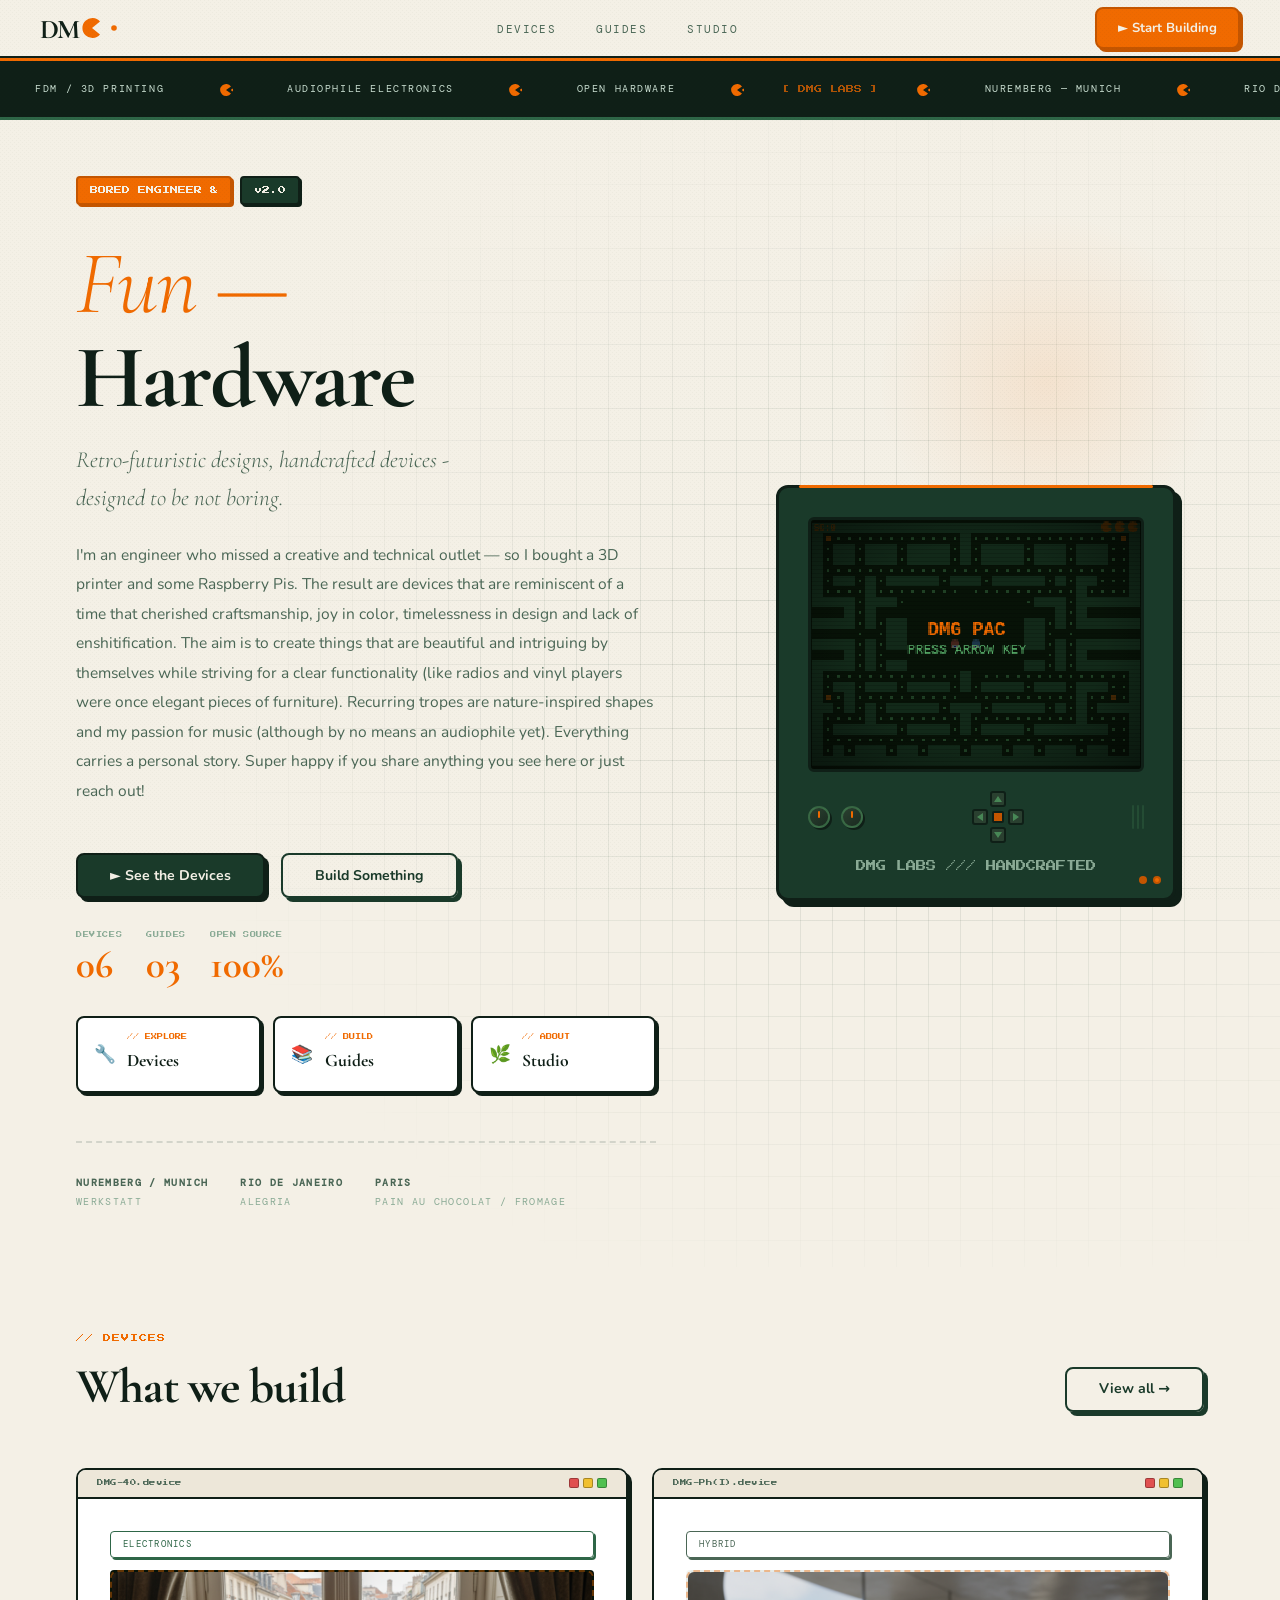
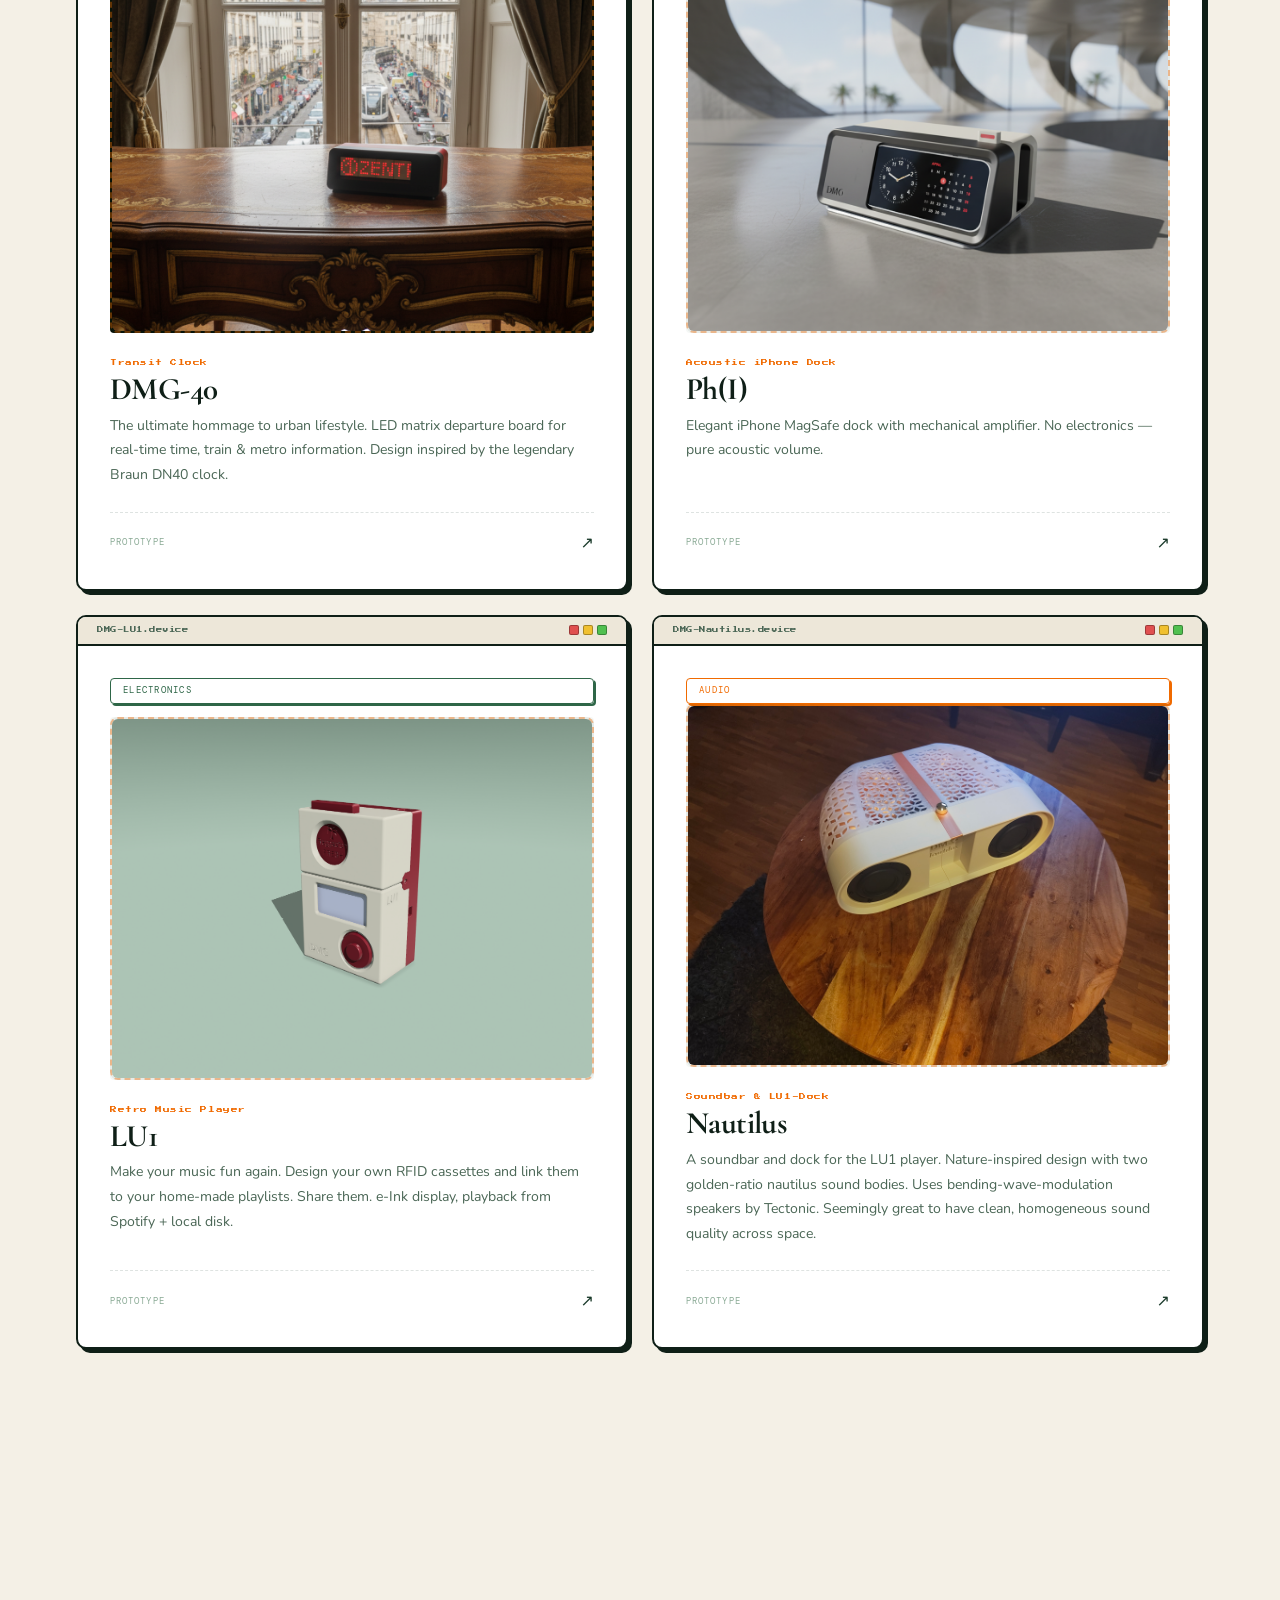
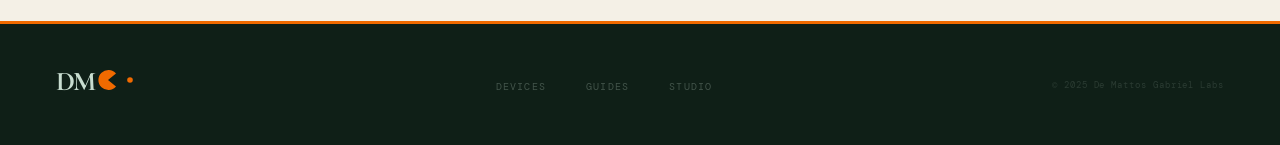
<file: index.html>
<!DOCTYPE html>
<html lang="en">

<head>
  <meta charset="UTF-8" />
  <meta name="viewport" content="width=device-width,initial-scale=1.0" />
  <title>DMG Labs — Hardware, but fun</title>
  <link rel="stylesheet" href="styles.css" />
  <link rel="icon" type="image/svg+xml" href="favicon.svg" />
  <style>
    .img-carousel__slide .img--top,
    .img-placeholder .img--top { object-position: center center; }
    /* Widen left text column to reduce gap to Pac-Man game */
    .hero {
      grid-template-columns: 1.1fr 0.9fr;
    }

    /* Let hero text fill the full left column width */
    .hero__desc { max-width: none; }
    /* Align hero text left edge with section-inner content below.
       section-inner is max-width:1240px centred with 3.5rem side padding,
       so its left content edge = (100vw - 1240px) / 2 + 3.5rem          */
    .hero__left {
      padding-top:    3.5rem;
      padding-bottom: 3.5rem;
      padding-right:  3rem;
      padding-left:   max(3.5rem, calc((100vw - 1240px) / 2 + 3.5rem));
    }

    /* Remove the enormous bottom padding that pushes Pac-Man up */
    .hero__right {
      padding: 2rem 3rem 2rem 1rem;
    }

    /* Reduce section top/bottom spacing */
    .section-inner {
      padding-top:    var(--space-10);
      padding-bottom: var(--space-10);
    }

    /* ── Mobile hamburger menu ── */
    .nav__hamburger {
      display: none;
      flex-direction: column;
      justify-content: center;
      gap: 5px;
      width: 36px;
      height: 36px;
      background: none;
      border: none;
      cursor: pointer;
      padding: 4px;
      margin-left: auto;
      z-index: 200;
    }
    .nav__hamburger span {
      display: block;
      width: 22px;
      height: 2px;
      background: #0f1f17;
      border-radius: 2px;
      transition: transform 0.25s ease, opacity 0.2s ease;
      transform-origin: center;
    }
    /* Animate to X when open */
    .nav__hamburger[aria-expanded="true"] span:nth-child(1) {
      transform: translateY(7px) rotate(45deg);
    }
    .nav__hamburger[aria-expanded="true"] span:nth-child(2) {
      opacity: 0;
    }
    .nav__hamburger[aria-expanded="true"] span:nth-child(3) {
      transform: translateY(-7px) rotate(-45deg);
    }

    .nav__mobile-menu {
      display: none;
      position: fixed;
      top: var(--nav-height, 64px);
      left: 0;
      right: 0;
      background: #f5f0e8;
      border-top: 1px solid rgba(15,31,23,0.1);
      box-shadow: 0 8px 24px rgba(15,31,23,0.1);
      z-index: 150;
      padding: 0.5rem 0 1rem;
    }
    .nav__mobile-menu.is-open {
      display: block;
    }
    .nav__mobile-menu a {
      display: block;
      padding: 0.75rem 1.5rem;
      font-family: inherit;
      font-size: 1rem;
      font-weight: 600;
      color: #0f1f17;
      text-decoration: none;
      letter-spacing: 0.02em;
    }
    .nav__mobile-menu a:hover {
      background: rgba(15,31,23,0.05);
    }
    .nav__mobile-menu .btn-nav-cta {
      display: block;
      margin: 0.75rem 1.5rem 0;
      text-align: center;
    }

    @media (max-width: 960px) {
      .nav__hamburger { display: flex; }
    }

    @media (max-width: 960px) {
      .hero {
        grid-template-columns: 1fr;
      }
      .hero__left {
        padding-left: 1.5rem;
        padding-right: 1.5rem;
        max-width: none;
        grid-column: 1 / -1;
      }
    }
  </style>
</head>

<body>

  <nav class="nav">
    <a href="index.html" class="nav__logo" aria-label="DMG Labs">
      <svg width="100" height="32" viewBox="0 0 100 32" fill="none">
        <text x="0" y="26" font-family="Cormorant Garamond,Georgia,serif" font-size="27" font-weight="700"
          fill="#0f1f17">D</text>
        <text x="17" y="26" font-family="Cormorant Garamond,Georgia,serif" font-size="27" font-weight="700"
          fill="#0f1f17">M</text>
        <path d="M52,16 L60,9.5 A10,10 0 1,0 60,22.5 Z" fill="#f06a00" />
        <circle cx="74" cy="16" r="2.8" fill="#f06a00" />
      </svg>
    </a>
    <ul class="nav__links">
      <li><a href="devices.html" class="nav__link">Devices</a></li>
      <li><a href="guides.html" class="nav__link">Guides</a></li>
      <li><a href="studio.html" class="nav__link">Studio</a></li>
    </ul>
    <a href="guides.html" class="btn-nav-cta">&#9658; Start Building</a>

    <!-- Hamburger button — visible on mobile only -->
    <button
      class="nav__hamburger"
      aria-label="Open navigation menu"
      aria-expanded="false"
      aria-controls="nav-mobile-menu"
    >
      <span></span>
      <span></span>
      <span></span>
    </button>

    <!-- Mobile dropdown -->
    <div class="nav__mobile-menu" id="nav-mobile-menu" role="navigation" aria-label="Mobile navigation">
      <a href="devices.html">Devices</a>
      <a href="guides.html">Guides</a>
      <a href="studio.html">Studio</a>
      <a href="guides.html" class="btn-nav-cta">&#9658; Start Building</a>
    </div>
  </nav>

  <div class="ticker-wrap">
    <div class="ticker-track"><span class="ticker-item">FDM / 3D Printing</span><span class="ticker-pac"><svg width="14"
          height="14" viewBox="0 0 14 10">
          <path d="M7,5 L12,1.5 A6,6 0 1,0 12,8.5 Z" fill="#f06a00" />
          <circle cx="13.5" cy="5" r="1.3" fill="#f06a00" />
        </svg></span><span class="ticker-item">Audiophile Electronics</span><span class="ticker-pac"><svg width="14"
          height="14" viewBox="0 0 14 10">
          <path d="M7,5 L12,1.5 A6,6 0 1,0 12,8.5 Z" fill="#f06a00" />
          <circle cx="13.5" cy="5" r="1.3" fill="#f06a00" />
        </svg></span><span class="ticker-item">Open Hardware</span><span class="ticker-pac"><svg width="14" height="14"
          viewBox="0 0 14 10">
          <path d="M7,5 L12,1.5 A6,6 0 1,0 12,8.5 Z" fill="#f06a00" />
          <circle cx="13.5" cy="5" r="1.3" fill="#f06a00" />
        </svg></span><span class="ticker-pixel">[ DMG LABS ]</span><span class="ticker-pac"><svg width="14" height="14"
          viewBox="0 0 14 10">
          <path d="M7,5 L12,1.5 A6,6 0 1,0 12,8.5 Z" fill="#f06a00" />
          <circle cx="13.5" cy="5" r="1.3" fill="#f06a00" />
        </svg></span><span class="ticker-item">Nuremberg — Munich</span><span class="ticker-pac"><svg width="14"
          height="14" viewBox="0 0 14 10">
          <path d="M7,5 L12,1.5 A6,6 0 1,0 12,8.5 Z" fill="#f06a00" />
          <circle cx="13.5" cy="5" r="1.3" fill="#f06a00" />
        </svg></span><span class="ticker-item">Rio de Janeiro</span><span class="ticker-pac"><svg width="14" height="14"
          viewBox="0 0 14 10">
          <path d="M7,5 L12,1.5 A6,6 0 1,0 12,8.5 Z" fill="#f06a00" />
          <circle cx="13.5" cy="5" r="1.3" fill="#f06a00" />
        </svg></span><span class="ticker-item">Paris</span><span class="ticker-pac"><svg width="14" height="14"
          viewBox="0 0 14 10">
          <path d="M7,5 L12,1.5 A6,6 0 1,0 12,8.5 Z" fill="#f06a00" />
          <circle cx="13.5" cy="5" r="1.3" fill="#f06a00" />
        </svg></span><span class="ticker-pixel">[ DMG LABS ]</span><span class="ticker-pac"><svg width="14" height="14"
          viewBox="0 0 14 10">
          <path d="M7,5 L12,1.5 A6,6 0 1,0 12,8.5 Z" fill="#f06a00" />
          <circle cx="13.5" cy="5" r="1.3" fill="#f06a00" />
        </svg></span><span class="ticker-item">Community Builds</span><span class="ticker-pac"><svg width="14"
          height="14" viewBox="0 0 14 10">
          <path d="M7,5 L12,1.5 A6,6 0 1,0 12,8.5 Z" fill="#f06a00" />
          <circle cx="13.5" cy="5" r="1.3" fill="#f06a00" />
        </svg></span><span class="ticker-item">Retro-Futurist Design</span><span class="ticker-pac"><svg width="14"
          height="14" viewBox="0 0 14 10">
          <path d="M7,5 L12,1.5 A6,6 0 1,0 12,8.5 Z" fill="#f06a00" />
          <circle cx="13.5" cy="5" r="1.3" fill="#f06a00" />
        </svg></span><span class="ticker-item">FDM / 3D Printing</span><span class="ticker-pac"><svg width="14"
          height="14" viewBox="0 0 14 10">
          <path d="M7,5 L12,1.5 A6,6 0 1,0 12,8.5 Z" fill="#f06a00" />
          <circle cx="13.5" cy="5" r="1.3" fill="#f06a00" />
        </svg></span><span class="ticker-item">Audiophile Electronics</span><span class="ticker-pac"><svg width="14"
          height="14" viewBox="0 0 14 10">
          <path d="M7,5 L12,1.5 A6,6 0 1,0 12,8.5 Z" fill="#f06a00" />
          <circle cx="13.5" cy="5" r="1.3" fill="#f06a00" />
        </svg></span><span class="ticker-item">Open Hardware</span><span class="ticker-pac"><svg width="14" height="14"
          viewBox="0 0 14 10">
          <path d="M7,5 L12,1.5 A6,6 0 1,0 12,8.5 Z" fill="#f06a00" />
          <circle cx="13.5" cy="5" r="1.3" fill="#f06a00" />
        </svg></span><span class="ticker-pixel">[ DMG LABS ]</span><span class="ticker-pac"><svg width="14" height="14"
          viewBox="0 0 14 10">
          <path d="M7,5 L12,1.5 A6,6 0 1,0 12,8.5 Z" fill="#f06a00" />
          <circle cx="13.5" cy="5" r="1.3" fill="#f06a00" />
        </svg></span><span class="ticker-item">Nuremberg — Munich</span><span class="ticker-pac"><svg width="14"
          height="14" viewBox="0 0 14 10">
          <path d="M7,5 L12,1.5 A6,6 0 1,0 12,8.5 Z" fill="#f06a00" />
          <circle cx="13.5" cy="5" r="1.3" fill="#f06a00" />
        </svg></span><span class="ticker-item">Rio de Janeiro</span><span class="ticker-pac"><svg width="14" height="14"
          viewBox="0 0 14 10">
          <path d="M7,5 L12,1.5 A6,6 0 1,0 12,8.5 Z" fill="#f06a00" />
          <circle cx="13.5" cy="5" r="1.3" fill="#f06a00" />
        </svg></span><span class="ticker-item">Paris</span><span class="ticker-pac"><svg width="14" height="14"
          viewBox="0 0 14 10">
          <path d="M7,5 L12,1.5 A6,6 0 1,0 12,8.5 Z" fill="#f06a00" />
          <circle cx="13.5" cy="5" r="1.3" fill="#f06a00" />
        </svg></span><span class="ticker-pixel">[ DMG LABS ]</span><span class="ticker-pac"><svg width="14" height="14"
          viewBox="0 0 14 10">
          <path d="M7,5 L12,1.5 A6,6 0 1,0 12,8.5 Z" fill="#f06a00" />
          <circle cx="13.5" cy="5" r="1.3" fill="#f06a00" />
        </svg></span><span class="ticker-item">Community Builds</span><span class="ticker-pac"><svg width="14"
          height="14" viewBox="0 0 14 10">
          <path d="M7,5 L12,1.5 A6,6 0 1,0 12,8.5 Z" fill="#f06a00" />
          <circle cx="13.5" cy="5" r="1.3" fill="#f06a00" />
        </svg></span><span class="ticker-item">Retro-Futurist Design</span><span class="ticker-pac"><svg width="14"
          height="14" viewBox="0 0 14 10">
          <path d="M7,5 L12,1.5 A6,6 0 1,0 12,8.5 Z" fill="#f06a00" />
          <circle cx="13.5" cy="5" r="1.3" fill="#f06a00" />
        </svg></span></div>
  </div>

  <section class="hero">
    <div class="hero__grid-bg"></div>
    <div class="hero__blob"></div>
    <div class="hero__left">
      <div class="hero__eyebrow">
        <span class="badge badge-orange">BORED ENGINEER &amp;</span>
        <span class="badge badge-green">v2.0</span>
      </div>
      <h1 class="hero__title"><em>Fun  &#8212;</em></br> Hardware</h1>
      <p class="tagline" style="max-width:440px;margin-bottom:1.4rem">Retro-futuristic designs, handcrafted devices -
        designed to be not boring.</p>
      <p class="hero__desc">I'm an engineer who missed a creative and technical outlet — so I bought a 3D printer and
        some Raspberry Pis. The result are devices that are reminiscent of a time that cherished craftsmanship, joy in
        color, timelessness in design and lack of enshitification. The aim is to create things that are beautiful and
        intriguing by themselves while striving for a clear functionality (like radios and vinyl players were once
        elegant pieces of furniture). Recurring tropes are nature-inspired shapes and my passion for music (although by
        no means an audiophile yet). Everything carries a personal story. Super happy if you share anything
        you see here or just reach out!</p>
      <div class="hero__actions">
        <a href="devices.html" class="btn btn-primary">&#9658; See the Devices</a>
        <a href="guides.html" class="btn btn-ghost">Build Something</a>
      </div>
      <div class="hero__stats">
        <div class="stat-item"><span class="stat-label">Devices</span><span class="stat-value">06</span></div>
        <div class="stat-item"><span class="stat-label">Guides</span><span class="stat-value">03</span></div>
        <div class="stat-item"><span class="stat-label">Open Source</span><span class="stat-value">100%</span></div>
      </div>
      <div class="hero__quicklinks">
        <a href="devices.html" class="hero__quicklink">
          <span class="hero__quicklink-icon">&#128295;</span>
          <div><span class="hero__quicklink-label">// EXPLORE</span><span class="hero__quicklink-name">Devices</span>
          </div>
        </a>
        <a href="guides.html" class="hero__quicklink">
          <span class="hero__quicklink-icon">&#128218;</span>
          <div><span class="hero__quicklink-label">// BUILD</span><span class="hero__quicklink-name">Guides</span></div>
        </a>
        <a href="studio.html" class="hero__quicklink">
          <span class="hero__quicklink-icon">&#127807;</span>
          <div><span class="hero__quicklink-label">// ABOUT</span><span class="hero__quicklink-name">Studio</span></div>
        </a>
      </div>
      <div class="hero__provenance">
        <div><strong>Nuremberg / Munich</strong>Werkstatt</div>
        <div><strong>Rio de Janeiro</strong>Alegria</div>
        <div><strong>Paris</strong>Pain au Chocolat / Fromage</div>
      </div>
    </div>
    <div class="hero__right">

      <div id="dmg-device"
        style="width:400px;background:var(--color-forest);padding:1.8rem 1.8rem 1.4rem;position:relative;border-radius:12px;border:3px solid var(--color-ink);box-shadow:6px 6px 0 var(--color-ink);touch-action:none">
        <div
          style="position:absolute;top:-3px;left:20px;right:20px;height:3px;background:var(--color-orange);border-radius:2px">
        </div>
        <div
          style="position:absolute;bottom:14px;right:12px;width:8px;height:8px;background:var(--color-orange);border-radius:50%;border:2px solid var(--color-orange-dk);box-shadow:-14px 0 0 var(--color-orange-dk)">
        </div>
        <div
          style="width:100%;position:relative;border-radius:6px;border:3px solid var(--color-ink);margin-bottom:1.2rem;overflow:hidden;box-shadow:inset 0 0 20px rgba(0,0,0,0.6)">
          <canvas id="pacman-canvas" width="250" height="188"
            style="display:block;background:#071208;width:100%;image-rendering:pixelated"></canvas>
          <div
            style="position:absolute;inset:0;background:repeating-linear-gradient(0deg,transparent,transparent 3px,rgba(0,0,0,0.15) 3px,rgba(0,0,0,0.15) 4px);pointer-events:none;z-index:2">
          </div>
          <div
            style="position:absolute;inset:0;background:radial-gradient(ellipse at center,transparent 55%,rgba(0,0,0,0.45) 100%);pointer-events:none;z-index:3;border-radius:3px">
          </div>
        </div>
        <div style="display:flex;align-items:center;justify-content:space-between;gap:0.5rem">
          <div style="display:flex;gap:0.7rem">
            <div
              style="width:22px;height:22px;border-radius:50%;background:linear-gradient(145deg,#2a4030,#1a2a20);border:2px solid rgba(93,184,112,0.4);position:relative;box-shadow:2px 2px 0 var(--color-ink)">
              <div
                style="position:absolute;top:3px;left:50%;transform:translateX(-50%);width:2px;height:7px;background:var(--color-orange);border-radius:1px">
              </div>
            </div>
            <div
              style="width:22px;height:22px;border-radius:50%;background:linear-gradient(145deg,#2a4030,#1a2a20);border:2px solid rgba(93,184,112,0.4);position:relative;box-shadow:2px 2px 0 var(--color-ink)">
              <div
                style="position:absolute;top:3px;left:50%;transform:translateX(-50%);width:2px;height:7px;background:var(--color-orange);border-radius:1px">
              </div>
            </div>
          </div>
          <div style="position:relative;width:52px;height:52px">
            <button id="btn-up"
              style="position:absolute;top:0;left:50%;transform:translateX(-50%);width:16px;height:16px;background:#2a4030;border:2px solid var(--color-ink);border-radius:3px;cursor:pointer;transition:background 0.08s,transform 0.08s;display:flex;align-items:center;justify-content:center"
              onmousedown="this.style.background='var(--color-orange)';this.style.transform='translateX(-50%) scale(0.88)'"
              onmouseup="this.style.background='#2a4030';this.style.transform='translateX(-50%)'"
              onmouseleave="this.style.background='#2a4030';this.style.transform='translateX(-50%)'"
              ontouchstart="this.style.background='var(--color-orange)'" ontouchend="this.style.background='#2a4030'"
              aria-label="Up"><svg width="8" height="6" viewBox="0 0 8 6">
                <path d="M4 0L8 6H0Z" fill="rgba(93,184,112,0.6)" />
              </svg></button>
            <button id="btn-down"
              style="position:absolute;bottom:0;left:50%;transform:translateX(-50%);width:16px;height:16px;background:#2a4030;border:2px solid var(--color-ink);border-radius:3px;cursor:pointer;transition:background 0.08s,transform 0.08s;display:flex;align-items:center;justify-content:center"
              onmousedown="this.style.background='var(--color-orange)';this.style.transform='translateX(-50%) scale(0.88)'"
              onmouseup="this.style.background='#2a4030';this.style.transform='translateX(-50%)'"
              onmouseleave="this.style.background='#2a4030';this.style.transform='translateX(-50%)'"
              ontouchstart="this.style.background='var(--color-orange)'" ontouchend="this.style.background='#2a4030'"
              aria-label="Down"><svg width="8" height="6" viewBox="0 0 8 6">
                <path d="M4 6L0 0H8Z" fill="rgba(93,184,112,0.6)" />
              </svg></button>
            <button id="btn-left"
              style="position:absolute;left:0;top:50%;transform:translateY(-50%);width:16px;height:16px;background:#2a4030;border:2px solid var(--color-ink);border-radius:3px;cursor:pointer;transition:background 0.08s,transform 0.08s;display:flex;align-items:center;justify-content:center"
              onmousedown="this.style.background='var(--color-orange)';this.style.transform='translateY(-50%) scale(0.88)'"
              onmouseup="this.style.background='#2a4030';this.style.transform='translateY(-50%)'"
              onmouseleave="this.style.background='#2a4030';this.style.transform='translateY(-50%)'"
              ontouchstart="this.style.background='var(--color-orange)'" ontouchend="this.style.background='#2a4030'"
              aria-label="Left"><svg width="6" height="8" viewBox="0 0 6 8">
                <path d="M0 4L6 0V8Z" fill="rgba(93,184,112,0.6)" />
              </svg></button>
            <button id="btn-right"
              style="position:absolute;right:0;top:50%;transform:translateY(-50%);width:16px;height:16px;background:#2a4030;border:2px solid var(--color-ink);border-radius:3px;cursor:pointer;transition:background 0.08s,transform 0.08s;display:flex;align-items:center;justify-content:center"
              onmousedown="this.style.background='var(--color-orange)';this.style.transform='translateY(-50%) scale(0.88)'"
              onmouseup="this.style.background='#2a4030';this.style.transform='translateY(-50%)'"
              onmouseleave="this.style.background='#2a4030';this.style.transform='translateY(-50%)'"
              ontouchstart="this.style.background='var(--color-orange)'" ontouchend="this.style.background='#2a4030'"
              aria-label="Right"><svg width="6" height="8" viewBox="0 0 6 8">
                <path d="M6 4L0 0V8Z" fill="rgba(93,184,112,0.6)" />
              </svg></button>
            <div
              style="position:absolute;top:50%;left:50%;transform:translate(-50%,-50%);width:12px;height:12px;background:var(--color-orange-dk);border:2px solid var(--color-ink);border-radius:2px">
            </div>
          </div>
          <div style="display:flex;gap:3px">
            <div style="width:2px;height:24px;background:rgba(93,184,112,0.15);border-radius:1px"></div>
            <div style="width:2px;height:24px;background:rgba(93,184,112,0.15);border-radius:1px"></div>
            <div style="width:2px;height:24px;background:rgba(93,184,112,0.15);border-radius:1px"></div>
          </div>
        </div>
        <div class="text-pixel text-faint" style="text-align:center;margin-top:0.9rem">DMG LABS /// HANDCRAFTED</div>
      </div>

    </div>
  </section>

  <section style="background:var(--color-cream)">
    <div class="section-inner">
      <div class="section-header reveal">
        <div>
          <div class="section-label">// DEVICES</div>
          <h2 class="section-title">What we build</h2>
        </div>
        <a href="devices.html" class="btn btn-ghost">View all &#8594;</a>
      </div>
      <div class="product-grid">
  <!-- ── DMG-40 ── -->

        <a href="devices.html#dmg-40" class="product-card reveal reveal--d1">
          <div class="product-card__header">
            <span class="product-card__filename">DMG-40.device</span>
            <div class="window-btns">
              <div class="window-btn window-btn--red"></div>
              <div class="window-btn window-btn--yellow"></div>
              <div class="window-btn window-btn--green"></div>
            </div>
          </div>
          <div class="product-card__body">
            <span class="tag tag-elec" style="margin-bottom:0.78rem">Electronics</span>
            <div class="product-card__visual product-card__visual--model" style="background:#071208">
              <div class="img-placeholder img-placeholder--tall">
                <img src="img/DMG-DN40_Rendering_Classic_EU-Urban_Metro.png" alt="DMG-40 Transit Clock — European Urban Render" class="img--top"/>
              </div>            
            </div>
            <div class="product-card__model">Transit Clock</div>
            <h3 class="product-card__name">DMG-40</h3>
            <p class="product-card__desc">The ultimate hommage to urban lifestyle. LED matrix departure board for real-time time, train & metro information. Design inspired
              by the legendary Braun DN40 clock.</p>
            <div class="product-card__footer"><span class="product-card__status">Prototype</span><span
                class="product-card__arrow">&#8599;</span></div>
          </div>
        </a>
  <!-- ── DMG-Ph1 ── -->

        <a href="devices.html#dmg-ph1" class="product-card reveal reveal--d2">
          <div class="product-card__header">
            <span class="product-card__filename">DMG-Ph(I).device</span>
            <div class="window-btns">
              <div class="window-btn window-btn--red"></div>
              <div class="window-btn window-btn--yellow"></div>
              <div class="window-btn window-btn--green"></div>
            </div>
          </div>
          <div class="product-card__body">
            <span class="tag tag-hybrid" style="margin-bottom:0.78rem">Hybrid</span>
            <div class="product-card__visual" style="background:rgba(74,124,89,0.06);">
                <div class="img-placeholder img-placeholder--tall">
                <img src="img/DMG-PhI_Render-Modern-Environment.png" alt="DMG-PhI Modern Environment" class="img--top"/>
              </div>  
            </div>
            <div class="product-card__model">Acoustic iPhone Dock</div>
            <h3 class="product-card__name">Ph(I) </h3>
            <p class="product-card__desc">Elegant iPhone MagSafe dock with mechanical amplifier. No electronics —
              pure acoustic volume.</p>
            <div class="product-card__footer"><span class="product-card__status">Prototype</span><span
                class="product-card__arrow">&#8599;</span></div>
          </div>
        </a>
  <!-- ── DMG-LU1 ── -->

        <a href="devices.html#lu1" class="product-card reveal reveal--d3">
          <div class="product-card__header">
            <span class="product-card__filename">DMG-LU1.device</span>
            <div class="window-btns">
              <div class="window-btn window-btn--red"></div>
              <div class="window-btn window-btn--yellow"></div>
              <div class="window-btn window-btn--green"></div>
            </div>
          </div>
          <div class="product-card__body">
            <span class="tag tag-elec" style="margin-bottom:0.78rem">Electronics</span>
              <div class="product-card__visual" style="background:rgba(74,124,89,0.06);">
                <div class="img-placeholder img-placeholder--tall">
                <img src="img/DMG-LU1_CAD-Capture.png" alt="DMG-40 Transit Clock — European Urban Render" class="img--top"/>
              </div>  
            </div>
            <div class="product-card__model">Retro Music Player</div>
            <h3 class="product-card__name">LU1</h3>
            <p class="product-card__desc">Make your music fun again. Design your own RFID cassettes and link them to your home-made playlists. Share them.
              e-Ink display, playback from Spotify + local disk.</p>
            <div class="product-card__footer"><span class="product-card__status">Prototype</span><span
                class="product-card__arrow">&#8599;</span></div>
          </div>
        </a>
  <!-- ── DMG-NAUTILUS SOUNDBAR ── -->
        <a href="devices.html#nautilus" class="product-card reveal reveal--d4">
          <div class="product-card__header">
            <span class="product-card__filename">DMG-Nautilus.device</span>
            <div class="window-btns">
              <div class="window-btn window-btn--red"></div>
              <div class="window-btn window-btn--yellow"></div>
              <div class="window-btn window-btn--green"></div>
            </div>
          </div>
          <div class="product-card__body">
            <span class="tag tag-audio">Audio</span>
            <div class="product-card__visual" style="background:rgba(74,124,89,0.06);">
                <div class="img-placeholder img-placeholder--tall">
                <img src="img/DMG-Nautilus_FinalProduct_IsoView3.jpg" alt="DMG-Nautilus - Iso View" class="img--top"/>
              </div>  
            </div>
            <div class="product-card__model">Soundbar & LU1-Dock</div>
            <h3 class="product-card__name">Nautilus</h3>
            <p class="product-card__desc">A soundbar and dock for the LU1 player. Nature-inspired design with two
              golden-ratio nautilus sound bodies. Uses bending-wave-modulation speakers by Tectonic. Seemingly great to
              have clean, homogeneous sound quality across space.</p>
            <div class="product-card__footer"><span class="product-card__status">Prototype</span><span
                class="product-card__arrow">&#8599;</span></div>
          </div>
        </a>
  <!-- ── DMG-BELUGA ── -->
        <a href="devices.html#beluga" class="product-card reveal reveal--d4">
          <div class="product-card__header">
            <span class="product-card__filename">DMG-Beluga.device</span>
            <div class="window-btns">
              <div class="window-btn window-btn--red"></div>
              <div class="window-btn window-btn--yellow"></div>
              <div class="window-btn window-btn--green"></div>
            </div>
          </div>
          <div class="product-card__body">
            <span class="tag tag-audio">Audio</span>
            <div class="product-card__visual" style="background:rgba(74,124,89,0.06);">
                <div class="img-placeholder img-placeholder--tall">
                <img src="img/DMG-Beluga_FinalProduct_Table-Front_Near-2.jpg" alt="DMG-Beluga Subwoofer" class="img--top"/>
              </div>  
            </div>
            <div class="product-card__model">Subwoofer</div>
            <h3 class="product-card__name">Beluga</h3>
            <p class="product-card__desc">A subwoofer complementing the DMG-Nautilus, with opposed speakers for minimal mechanical interference, creating a unique 2.1 audio system via Bluetooth connection. Design inspired by the Beluga whale's idiosyncratic body shape.</p>
            <div class="product-card__footer"><span class="product-card__status">Prototype</span><span
                class="product-card__arrow">&#8599;</span></div>
          </div>
        </a>

        <a href="devices.html#storage" class="product-card reveal reveal--d4">
          <div class="product-card__header">
            <span class="product-card__filename">DMG-GZ.storage</span>
            <div class="window-btns">
              <div class="window-btn window-btn--red"></div>
              <div class="window-btn window-btn--yellow"></div>
              <div class="window-btn window-btn--green"></div>
            </div>
          </div>
          <div class="product-card__body">
            <span class="tag tag-audio">Storage</span>
            <div class="product-card__visual" style="background:rgba(0,0,0,0.2)"><svg width="240" height="110"
                viewBox="0 0 240 110" fill="none">
                <rect x="15" y="38" width="210" height="36" rx="7" fill="#1a3a2a" stroke="#0f1f17" stroke-width="1.5" />
                <rect x="90" y="43" width="60" height="26" rx="4" fill="#0f1f17" stroke="#4a7c59" stroke-width="1" />
                <rect x="94" y="47" width="52" height="18" rx="2" fill="#071208" /><text x="97" y="59"
                  font-family="Press Start 2P,monospace" font-size="4" fill="#5db870" opacity="0.6">LU1 DOCK</text>
                <g transform="translate(17,38)">
                  <path
                    d="M34,18 Q32,9 23,6 Q11,3 7,13 Q2,22 9,29 Q16,36 26,31 Q33,27 31,19 Q29,12 21,12 Q15,12 13,17 Q11,22 16,25 Q20,27 22,22"
                    stroke="#4a7c59" stroke-width="1.4" fill="none" />
                  <circle cx="22" cy="18" r="2.5" fill="#f06a00" opacity="0.7" />
                  <path d="M34,18 Q31,11 24,8 Q16,5 10,11" stroke="#5db870" stroke-width="0.6" fill="none"
                    opacity="0.4" />
                </g>
                <g transform="translate(189,38) scale(-1,1)">
                  <path
                    d="M34,18 Q32,9 23,6 Q11,3 7,13 Q2,22 9,29 Q16,36 26,31 Q33,27 31,19 Q29,12 21,12 Q15,12 13,17 Q11,22 16,25 Q20,27 22,22"
                    stroke="#4a7c59" stroke-width="1.4" fill="none" />
                  <circle cx="22" cy="18" r="2.5" fill="#f06a00" opacity="0.7" />
                </g>
                <circle cx="57" cy="56" r="12" stroke="#2e6647" stroke-width="1.2" fill="none" />
                <circle cx="57" cy="56" r="6" stroke="#4a7c59" stroke-width="0.8" fill="none" />
                <circle cx="57" cy="56" r="2" fill="#f06a00" opacity="0.5" />
                <circle cx="183" cy="56" r="12" stroke="#2e6647" stroke-width="1.2" fill="none" />
                <circle cx="183" cy="56" r="6" stroke="#4a7c59" stroke-width="0.8" fill="none" />
                <circle cx="183" cy="56" r="2" fill="#f06a00" opacity="0.5" /><text x="18" y="88"
                  font-family="Press Start 2P,monospace" font-size="4" fill="#f06a00" opacity="0.75">2x50W</text><text
                  x="170" y="88" font-family="Press Start 2P,monospace" font-size="4" fill="#5db870"
                  opacity="0.65">BWX</text>
                <rect x="117" y="76" width="6" height="6" rx="1" fill="#f06a00" opacity="0.4" />
                <rect x="125" y="76" width="6" height="6" rx="1" fill="#5db870" opacity="0.3" />
              </svg></div>
            <div class="product-card__model">DMG-GZ</div>
            <h3 class="product-card__name">Storage Box</h3>
            <p class="product-card__desc">A storage box with sportscar-inspired Winggull mechanism, with Chinese
              design-elements as a hommage to the wonderful city and manufacturing hub of Guangzhou.</p>
            <div class="product-card__footer"><span class="product-card__status">Product</span><span
                class="product-card__arrow">&#8599;</span></div>
          </div>
        </a>
      </div>
    </div>
  </section>

  <div class="band reveal">
    <p class="band__pull">Built with a lot of love and passion.<br><em>Motivated by the desire to do something that
        matters.</em></p>
    <p class="band__body">DMG Labs is a family "studio". The initials are ours: De Mattos Gabriel. My wife&#8217;s roots
      are in Rio de Janeiro (now my most beloved city), mine in Nuremberg (also not bad). Somewhere between the two
      cities we found a way of making things that feels like both: disciplined in structure, sympathetic in spirit.</p>
  </div>

  <section class="cta-section reveal">
    <div class="cta-section__eyebrow">// OPEN SOURCE &#183; COMMUNITY &#183; HARDWARE</div>
    <h2 class="cta-section__title">I hope any of this inspires others. Feel free to <em>rebuild</em>, and share back.
    </h2>
    <p class="cta-section__sub">Files, schematics, build notes &#8212; all open (once published). The best thing you can
      do with your work is hand it to someone who&#8217;ll make it better.</p>
    <div class="cta-section__actions">
      <a href="guides.html" class="btn btn-orange">&#9658; Download the Files</a>
      <a href="studio.html" class="btn btn-ghost-light">Follow the Studio</a>
    </div>
  </section>

  <footer class="footer">
    <a href="index.html" aria-label="DMG Labs home">
      <svg width="100" height="32" viewBox="0 0 100 32" fill="none">
        <text x="0" y="26" font-family="Cormorant Garamond,Georgia,serif" font-size="27" font-weight="700"
          fill="#c8ddd0">D</text>
        <text x="17" y="26" font-family="Cormorant Garamond,Georgia,serif" font-size="27" font-weight="700"
          fill="#c8ddd0">M</text>
        <path d="M52,16 L60,9.5 A10,10 0 1,0 60,22.5 Z" fill="#f06a00" />
        <circle cx="74" cy="16" r="2.8" fill="#f06a00" />
      </svg>
    </a>
    <ul class="footer__links">
      <li><a href="devices.html" class="footer__link">Devices</a></li>
      <li><a href="guides.html" class="footer__link">Guides</a></li>
      <li><a href="studio.html" class="footer__link">Studio</a></li>
    </ul>
    <div class="footer__copy">&copy; 2025 De Mattos Gabriel Labs</div>
  </footer>

  <script src="scripts.js"></script>
  <script>
    (function () {
      var btn  = document.querySelector('.nav__hamburger');
      var menu = document.getElementById('nav-mobile-menu');
      var nav  = document.querySelector('.nav');
      if (!btn || !menu) return;

      function openMenu() {
        // Measure nav height each time in case it shifts (scroll, resize)
        var navH = nav ? nav.getBoundingClientRect().bottom : 64;
        menu.style.top = navH + 'px';
        menu.classList.add('is-open');
        btn.setAttribute('aria-expanded', 'true');
        btn.setAttribute('aria-label', 'Close navigation menu');
      }

      function closeMenu() {
        menu.classList.remove('is-open');
        btn.setAttribute('aria-expanded', 'false');
        btn.setAttribute('aria-label', 'Open navigation menu');
      }

      btn.addEventListener('click', function () {
        menu.classList.contains('is-open') ? closeMenu() : openMenu();
      });

      menu.querySelectorAll('a').forEach(function (link) {
        link.addEventListener('click', closeMenu);
      });

      document.addEventListener('click', function (e) {
        if (!btn.contains(e.target) && !menu.contains(e.target)) closeMenu();
      });
    })();
  </script>
</body>

</html>
</file>
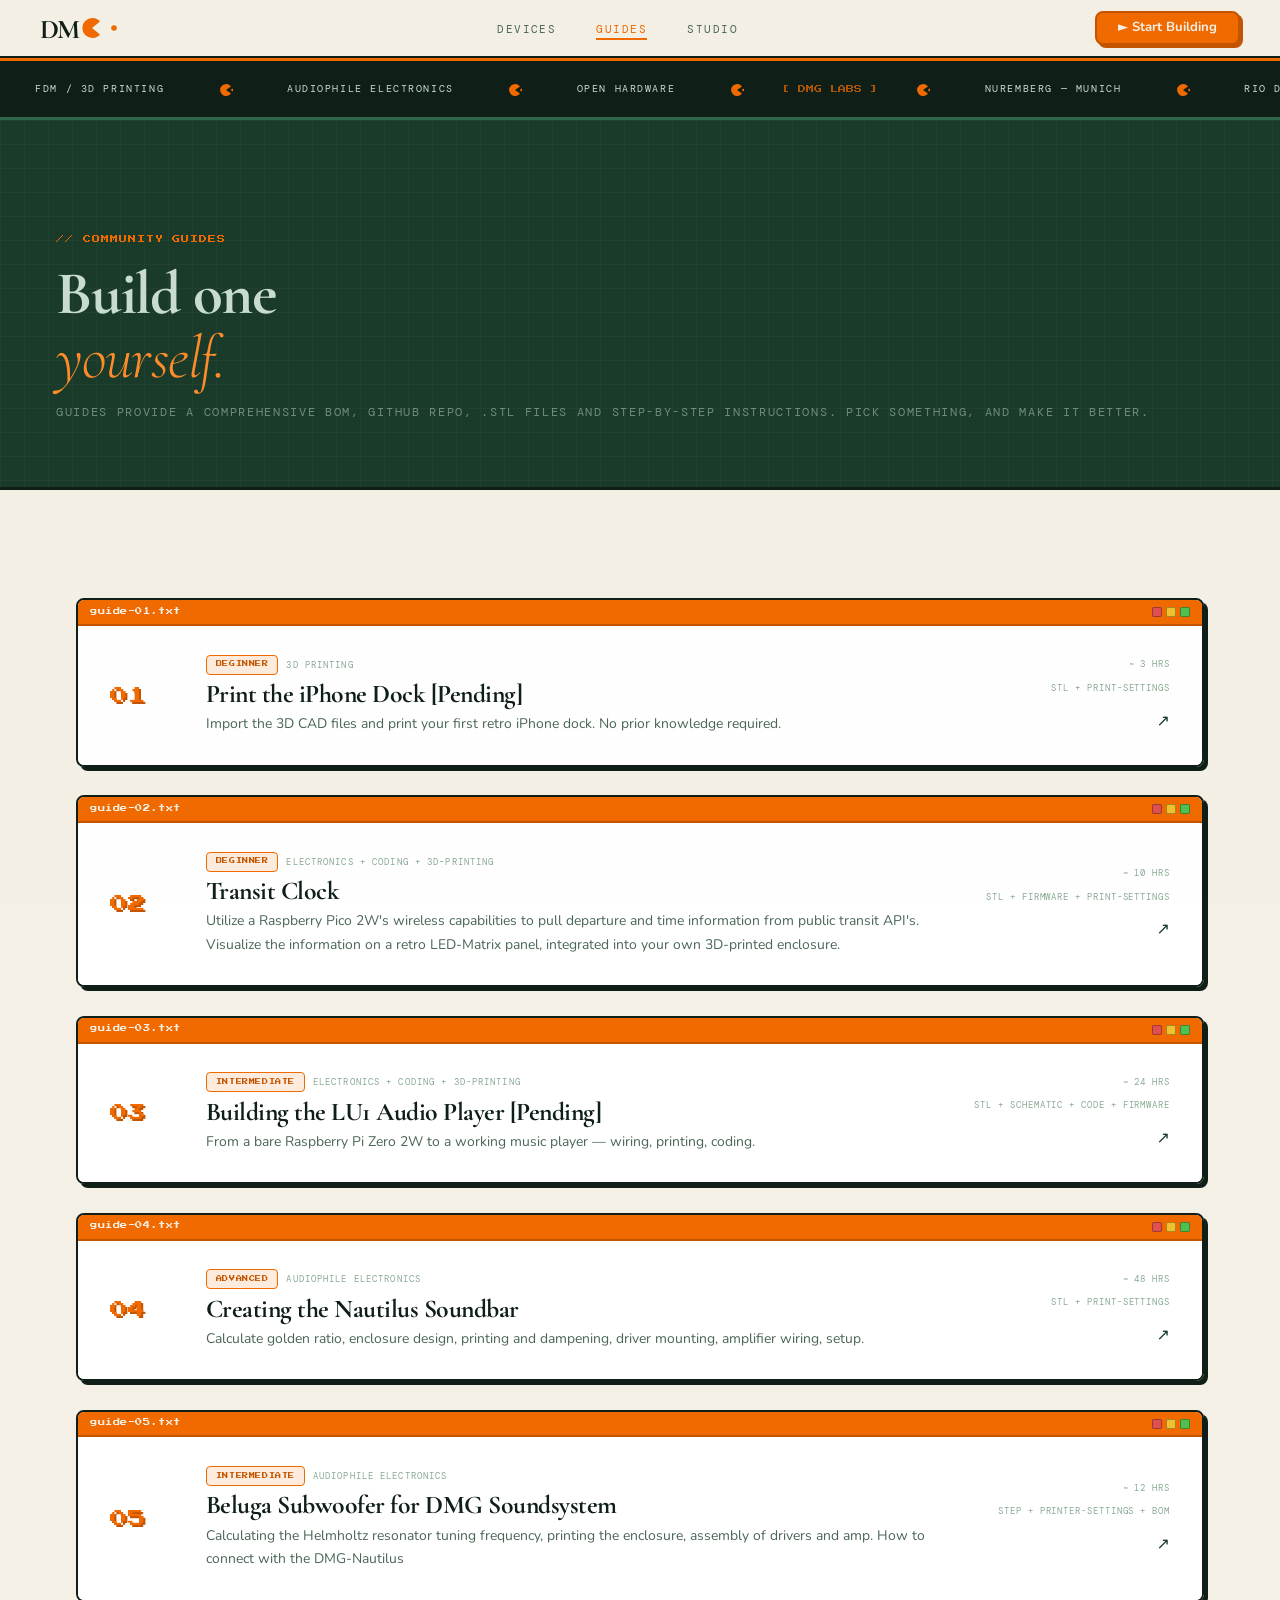
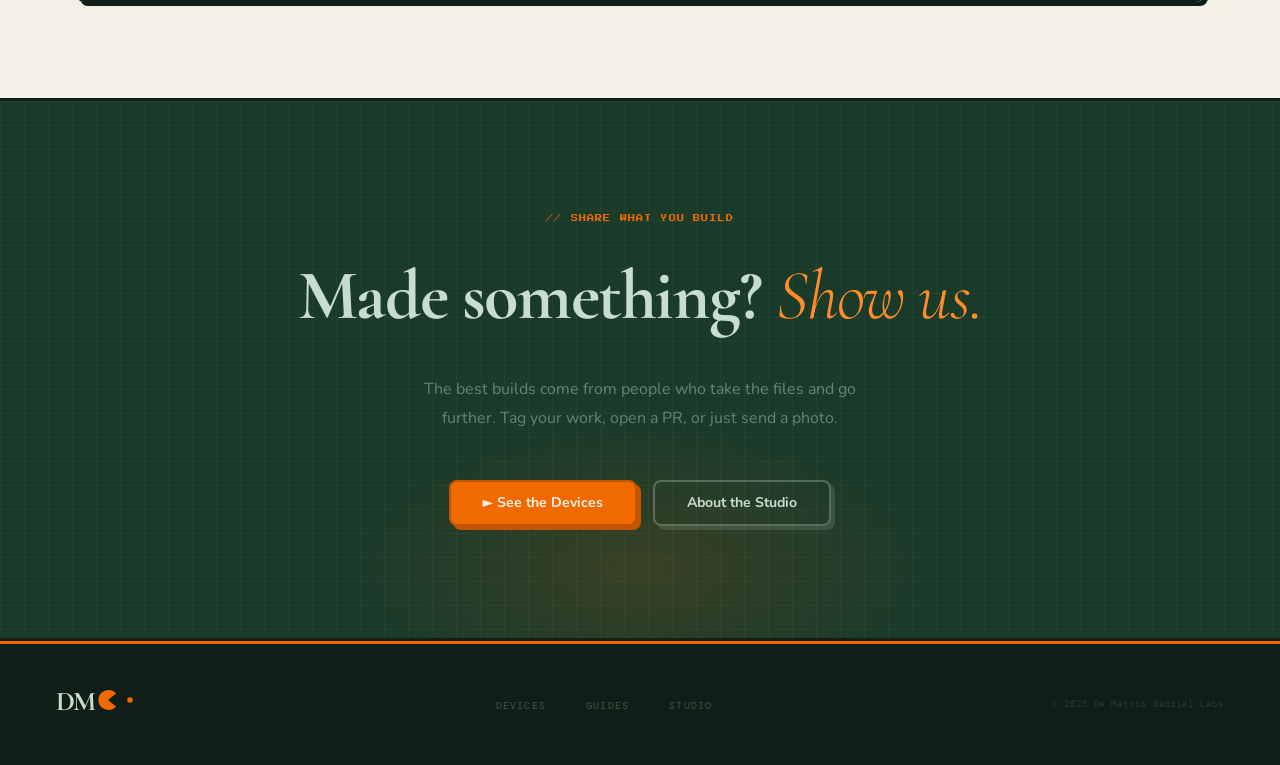
<file: guides.html>
<!DOCTYPE html>
<html lang="en">
<head>
<meta charset="UTF-8"/><meta name="viewport" content="width=device-width,initial-scale=1.0"/>
<title>DMG Labs — Guides</title>
<link rel="stylesheet" href="styles.css"/>
<link rel="icon" type="image/svg+xml" href="favicon.svg"/>
<style>
  /* Makes a guide-row act as a full-block link */
  a.guide-row--link {
    display: flex;
    text-decoration: none;
    color: inherit;
    transition: background 0.15s;
  }
  a.guide-row--link:hover { background: rgba(240,106,0,0.06); }
  a.guide-row--link:hover .guide-row__arrow { color: var(--color-orange, #f06a00); transform: translate(2px,-2px); }
  .guide-row__arrow { transition: transform 0.15s, color 0.15s; }
      /* ── Mobile hamburger menu ── */
  .nav__hamburger {
    display: none;
    flex-direction: column;
    justify-content: center;
    gap: 5px;
    width: 36px;
    height: 36px;
    background: none;
    border: none;
    cursor: pointer;
    padding: 4px;
    margin-left: auto;
    z-index: 200;
  }
  .nav__hamburger span {
    display: block;
    width: 22px;
    height: 2px;
    background: #0f1f17;
    border-radius: 2px;
    transition: transform 0.25s ease, opacity 0.2s ease;
    transform-origin: center;
  }
  .nav__hamburger[aria-expanded="true"] span:nth-child(1) { transform: translateY(7px) rotate(45deg); }
  .nav__hamburger[aria-expanded="true"] span:nth-child(2) { opacity: 0; }
  .nav__hamburger[aria-expanded="true"] span:nth-child(3) { transform: translateY(-7px) rotate(-45deg); }
  .nav__mobile-menu {
    display: none;
    position: fixed;
    top: 64px;
    left: 0;
    right: 0;
    background: #f5f0e8;
    border-top: 1px solid rgba(15,31,23,0.1);
    box-shadow: 0 8px 24px rgba(15,31,23,0.1);
    z-index: 150;
    padding: 0.5rem 0 1rem;
  }
  .nav__mobile-menu.is-open { display: block; }
  .nav__mobile-menu a {
    display: block;
    padding: 0.75rem 1.5rem;
    font-family: inherit;
    font-size: 1rem;
    font-weight: 600;
    color: #0f1f17;
    text-decoration: none;
    letter-spacing: 0.02em;
  }
  .nav__mobile-menu a:hover { background: rgba(15,31,23,0.05); }
  .nav__mobile-menu .btn-nav-cta {
    display: block;
    margin: 0.75rem 1.5rem 0;
    text-align: center;
  }
  @media (max-width: 960px) { .nav__hamburger { display: flex; } }
</style>
</head>
<body>

  <nav class="nav">
    <a href="index.html" class="nav__logo" aria-label="DMG Labs">
      <svg width="100" height="32" viewBox="0 0 100 32" fill="none">
        <text x="0" y="26" font-family="Cormorant Garamond,Georgia,serif" font-size="27" font-weight="700"
          fill="#0f1f17">D</text>
        <text x="17" y="26" font-family="Cormorant Garamond,Georgia,serif" font-size="27" font-weight="700"
          fill="#0f1f17">M</text>
        <path d="M52,16 L60,9.5 A10,10 0 1,0 60,22.5 Z" fill="#f06a00" />
        <circle cx="74" cy="16" r="2.8" fill="#f06a00" />
      </svg>
    </a>
    <ul class="nav__links">
      <li><a href="devices.html" class="nav__link">Devices</a></li>
      <li><a href="guides.html" class="nav__link">Guides</a></li>
      <li><a href="studio.html" class="nav__link">Studio</a></li>
    </ul>
    <a href="guides.html" class="btn btn-nav-cta">&#9658; Start Building</a>

    <button class="nav__hamburger" aria-label="Open navigation menu" aria-expanded="false" aria-controls="nav-mobile-menu">
      <span></span><span></span><span></span>
    </button>
    <div class="nav__mobile-menu" id="nav-mobile-menu" role="navigation" aria-label="Mobile navigation">
      <a href="devices.html">Devices</a>
      <a href="guides.html">Guides</a>
      <a href="studio.html">Studio</a>
      <a href="guides.html" class="btn-nav-cta">&#9658; Start Building</a>
    </div>
  </nav>

<div class="ticker-wrap"><div class="ticker-track"><span class="ticker-item">FDM / 3D Printing</span><span class="ticker-pac"><svg width="14" height="14" viewBox="0 0 14 10"><path d="M7,5 L12,1.5 A6,6 0 1,0 12,8.5 Z" fill="#f06a00"/><circle cx="13.5" cy="5" r="1.3" fill="#f06a00"/></svg></span><span class="ticker-item">Audiophile Electronics</span><span class="ticker-pac"><svg width="14" height="14" viewBox="0 0 14 10"><path d="M7,5 L12,1.5 A6,6 0 1,0 12,8.5 Z" fill="#f06a00"/><circle cx="13.5" cy="5" r="1.3" fill="#f06a00"/></svg></span><span class="ticker-item">Open Hardware</span><span class="ticker-pac"><svg width="14" height="14" viewBox="0 0 14 10"><path d="M7,5 L12,1.5 A6,6 0 1,0 12,8.5 Z" fill="#f06a00"/><circle cx="13.5" cy="5" r="1.3" fill="#f06a00"/></svg></span><span class="ticker-pixel">[ DMG LABS ]</span><span class="ticker-pac"><svg width="14" height="14" viewBox="0 0 14 10"><path d="M7,5 L12,1.5 A6,6 0 1,0 12,8.5 Z" fill="#f06a00"/><circle cx="13.5" cy="5" r="1.3" fill="#f06a00"/></svg></span><span class="ticker-item">Nuremberg — Munich</span><span class="ticker-pac"><svg width="14" height="14" viewBox="0 0 14 10"><path d="M7,5 L12,1.5 A6,6 0 1,0 12,8.5 Z" fill="#f06a00"/><circle cx="13.5" cy="5" r="1.3" fill="#f06a00"/></svg></span><span class="ticker-item">Rio de Janeiro</span><span class="ticker-pac"><svg width="14" height="14" viewBox="0 0 14 10"><path d="M7,5 L12,1.5 A6,6 0 1,0 12,8.5 Z" fill="#f06a00"/><circle cx="13.5" cy="5" r="1.3" fill="#f06a00"/></svg></span><span class="ticker-item">Paris</span><span class="ticker-pac"><svg width="14" height="14" viewBox="0 0 14 10"><path d="M7,5 L12,1.5 A6,6 0 1,0 12,8.5 Z" fill="#f06a00"/><circle cx="13.5" cy="5" r="1.3" fill="#f06a00"/></svg></span><span class="ticker-pixel">[ DMG LABS ]</span><span class="ticker-pac"><svg width="14" height="14" viewBox="0 0 14 10"><path d="M7,5 L12,1.5 A6,6 0 1,0 12,8.5 Z" fill="#f06a00"/><circle cx="13.5" cy="5" r="1.3" fill="#f06a00"/></svg></span><span class="ticker-item">Community Builds</span><span class="ticker-pac"><svg width="14" height="14" viewBox="0 0 14 10"><path d="M7,5 L12,1.5 A6,6 0 1,0 12,8.5 Z" fill="#f06a00"/><circle cx="13.5" cy="5" r="1.3" fill="#f06a00"/></svg></span><span class="ticker-item">Retro-Futurist Design</span><span class="ticker-pac"><svg width="14" height="14" viewBox="0 0 14 10"><path d="M7,5 L12,1.5 A6,6 0 1,0 12,8.5 Z" fill="#f06a00"/><circle cx="13.5" cy="5" r="1.3" fill="#f06a00"/></svg></span><span class="ticker-item">FDM / 3D Printing</span><span class="ticker-pac"><svg width="14" height="14" viewBox="0 0 14 10"><path d="M7,5 L12,1.5 A6,6 0 1,0 12,8.5 Z" fill="#f06a00"/><circle cx="13.5" cy="5" r="1.3" fill="#f06a00"/></svg></span><span class="ticker-item">Audiophile Electronics</span><span class="ticker-pac"><svg width="14" height="14" viewBox="0 0 14 10"><path d="M7,5 L12,1.5 A6,6 0 1,0 12,8.5 Z" fill="#f06a00"/><circle cx="13.5" cy="5" r="1.3" fill="#f06a00"/></svg></span><span class="ticker-item">Open Hardware</span><span class="ticker-pac"><svg width="14" height="14" viewBox="0 0 14 10"><path d="M7,5 L12,1.5 A6,6 0 1,0 12,8.5 Z" fill="#f06a00"/><circle cx="13.5" cy="5" r="1.3" fill="#f06a00"/></svg></span><span class="ticker-pixel">[ DMG LABS ]</span><span class="ticker-pac"><svg width="14" height="14" viewBox="0 0 14 10"><path d="M7,5 L12,1.5 A6,6 0 1,0 12,8.5 Z" fill="#f06a00"/><circle cx="13.5" cy="5" r="1.3" fill="#f06a00"/></svg></span><span class="ticker-item">Nuremberg — Munich</span><span class="ticker-pac"><svg width="14" height="14" viewBox="0 0 14 10"><path d="M7,5 L12,1.5 A6,6 0 1,0 12,8.5 Z" fill="#f06a00"/><circle cx="13.5" cy="5" r="1.3" fill="#f06a00"/></svg></span><span class="ticker-item">Rio de Janeiro</span><span class="ticker-pac"><svg width="14" height="14" viewBox="0 0 14 10"><path d="M7,5 L12,1.5 A6,6 0 1,0 12,8.5 Z" fill="#f06a00"/><circle cx="13.5" cy="5" r="1.3" fill="#f06a00"/></svg></span><span class="ticker-item">Paris</span><span class="ticker-pac"><svg width="14" height="14" viewBox="0 0 14 10"><path d="M7,5 L12,1.5 A6,6 0 1,0 12,8.5 Z" fill="#f06a00"/><circle cx="13.5" cy="5" r="1.3" fill="#f06a00"/></svg></span><span class="ticker-pixel">[ DMG LABS ]</span><span class="ticker-pac"><svg width="14" height="14" viewBox="0 0 14 10"><path d="M7,5 L12,1.5 A6,6 0 1,0 12,8.5 Z" fill="#f06a00"/><circle cx="13.5" cy="5" r="1.3" fill="#f06a00"/></svg></span><span class="ticker-item">Community Builds</span><span class="ticker-pac"><svg width="14" height="14" viewBox="0 0 14 10"><path d="M7,5 L12,1.5 A6,6 0 1,0 12,8.5 Z" fill="#f06a00"/><circle cx="13.5" cy="5" r="1.3" fill="#f06a00"/></svg></span><span class="ticker-item">Retro-Futurist Design</span><span class="ticker-pac"><svg width="14" height="14" viewBox="0 0 14 10"><path d="M7,5 L12,1.5 A6,6 0 1,0 12,8.5 Z" fill="#f06a00"/><circle cx="13.5" cy="5" r="1.3" fill="#f06a00"/></svg></span></div></div>

<section class="page-hero">
  <div class="page-hero__inner">
    <div class="section-label">// COMMUNITY GUIDES</div>
    <h1>Build one<br><em>yourself.</em></h1>
    <p class="page-hero__sub">Guides provide a comprehensive BOM, Github repo, .STL files and step-by-step instructions. Pick something, and make it better.</p>
  </div>
</section>

<section style="background:var(--color-cream)">
  <div class="section-inner">
    <div class="guide-list">

      <div class="retro-window reveal reveal--d1">
        <div class="retro-window__titlebar">
          <span class="retro-window__title">guide-01.txt</span>
          <div class="window-btns"><div class="window-btn window-btn--red"></div><div class="window-btn window-btn--yellow"></div><div class="window-btn window-btn--green"></div></div>
        </div>
        <div class="retro-window__body retro-window__body--flush">
          <div class="guide-row">
            <div class="guide-row__number">01</div>
            <div>
              <div class="guide-row__meta">
                <span class="guide-card__level">BEGINNER</span>
                <span class="guide-card__category">3D Printing</span>
              </div>
              <h3 class="guide-row__title">Print the iPhone Dock [Pending]</h3>
              <p class="guide-row__desc">Import the 3D CAD files and print your first retro iPhone dock. No prior knowledge required.</p>
            </div>
            <div class="guide-row__stats">
              <span class="guide-card__stat">~ 3 hrs</span>
              <span class="guide-card__stat">STL + Print-Settings</span>
              <span class="guide-row__arrow">&#8599;</span>
            </div>
          </div>
        </div>
      </div>

      <div class="retro-window reveal reveal--d2">
        <div class="retro-window__titlebar">
          <span class="retro-window__title">guide-02.txt</span>
          <div class="window-btns"><div class="window-btn window-btn--red"></div><div class="window-btn window-btn--yellow"></div><div class="window-btn window-btn--green"></div></div>
        </div>
        <div class="retro-window__body retro-window__body--flush">
          <a href="guide-dmg40.html" class="guide-row">
            <div class="guide-row__number">02</div>
            <div>
              <div class="guide-row__meta">
                <span class="guide-card__level">BEGINNER</span>
                <span class="guide-card__category">Electronics + Coding + 3D-Printing</span>
              </div>
              <h3 class="guide-row__title">Transit Clock</h3>
              <p class="guide-row__desc">
                Utilize a Raspberry Pico 2W's wireless capabilities to pull departure and time information from public transit API's. 
                Visualize the information on a retro LED-Matrix panel, integrated into your own 3D-printed enclosure.
              </p>
            </div>
            <div class="guide-row__stats">
              <span class="guide-card__stat">~ 10 hrs</span>
              <span class="guide-card__stat">STL + Firmware + Print-Settings</span>
              <span class="guide-row__arrow">&#8599;</span>
            </div>
          </a>
        </div>
      </div>

      <div class="retro-window reveal reveal--d3">
        <div class="retro-window__titlebar">
          <span class="retro-window__title">guide-03.txt</span>
          <div class="window-btns"><div class="window-btn window-btn--red"></div><div class="window-btn window-btn--yellow"></div><div class="window-btn window-btn--green"></div></div>
        </div>
        <div class="retro-window__body retro-window__body--flush">
          <div class="guide-row">
            <div class="guide-row__number">03</div>
            <div>
              <div class="guide-row__meta">
                <span class="guide-card__level">INTERMEDIATE</span>
                <span class="guide-card__category">Electronics + Coding + 3D-Printing</span>
              </div>
              <h3 class="guide-row__title">Building the LU1 Audio Player [Pending]</h3>
              <p class="guide-row__desc">From a bare Raspberry Pi Zero 2W to a working music player &#8212; wiring, printing, coding.</p>
            </div>
            <div class="guide-row__stats">
              <span class="guide-card__stat">~ 24 hrs</span>
              <span class="guide-card__stat">STL + Schematic + Code + Firmware</span>
              <span class="guide-row__arrow">&#8599;</span>
            </div>
          </div>
        </div>
      </div>

      <div class="retro-window reveal reveal--d4">
        <div class="retro-window__titlebar">
          <span class="retro-window__title">guide-04.txt</span>
          <div class="window-btns"><div class="window-btn window-btn--red"></div><div class="window-btn window-btn--yellow"></div><div class="window-btn window-btn--green"></div></div>
        </div>
        <div class="retro-window__body retro-window__body--flush">
          <a href="guide-nautilus.html" class="guide-row">
            <div class="guide-row__number">04</div>
            <div>
              <div class="guide-row__meta">
                <span class="guide-card__level">ADVANCED</span>
                <span class="guide-card__category">Audiophile Electronics</span>
              </div>
              <h3 class="guide-row__title">Creating the Nautilus Soundbar</h3>
              <p class="guide-row__desc">Calculate golden ratio, enclosure design, printing and dampening, driver mounting, amplifier wiring, setup.</p>
            </div>
            <div class="guide-row__stats">
              <span class="guide-card__stat">~ 48 hrs</span>
              <span class="guide-card__stat">STL + Print-Settings</span>
              <span class="guide-row__arrow">&#8599;</span>
            </div>
          </a>
        </div>
      </div>

      <div class="retro-window reveal reveal--d5">
        <div class="retro-window__titlebar">
          <span class="retro-window__title">guide-05.txt</span>
          <div class="window-btns"><div class="window-btn window-btn--red"></div><div class="window-btn window-btn--yellow"></div><div class="window-btn window-btn--green"></div></div>
        </div>
        <div class="retro-window__body retro-window__body--flush">
          <a href="guide-beluga.html" class="guide-row">
            <div class="guide-row__number">05</div>
            <div>
              <div class="guide-row__meta">
                <span class="guide-card__level">INTERMEDIATE</span>
                <span class="guide-card__category">Audiophile Electronics</span>
              </div>
              <h3 class="guide-row__title">Beluga Subwoofer for DMG Soundsystem</h3>
              <p class="guide-row__desc">Calculating the Helmholtz resonator tuning frequency, printing the enclosure, assembly of drivers and amp. How to connect with the DMG-Nautilus</p>
            </div>
            <div class="guide-row__stats">
              <span class="guide-card__stat">~ 12 hrs</span>
              <span class="guide-card__stat">Step + Printer-Settings + BOM</span>
              <span class="guide-row__arrow">&#8599;</span>
            </div>
          </a>
        </div>
      </div>

    </div>
  </div>
</section>

<section class="cta-section reveal">
  <div class="cta-section__eyebrow">// SHARE WHAT YOU BUILD</div>
  <h2 class="cta-section__title">Made something? <em>Show us.</em></h2>
  <p class="cta-section__sub">The best builds come from people who take the files and go further. Tag your work, open a PR, or just send a photo.</p>
  <div class="cta-section__actions">
    <a href="devices.html" class="btn btn-orange">&#9658; See the Devices</a>
    <a href="studio.html" class="btn btn-ghost-light">About the Studio</a>
  </div>
</section>

<footer class="footer">
  <a href="index.html" aria-label="DMG Labs home">
    <svg width="100" height="32" viewBox="0 0 100 32" fill="none">
      <text x="0" y="26" font-family="Cormorant Garamond,Georgia,serif" font-size="27" font-weight="700" fill="#c8ddd0">D</text>
      <text x="17" y="26" font-family="Cormorant Garamond,Georgia,serif" font-size="27" font-weight="700" fill="#c8ddd0">M</text>
      <path d="M52,16 L60,9.5 A10,10 0 1,0 60,22.5 Z" fill="#f06a00"/>
      <circle cx="74" cy="16" r="2.8" fill="#f06a00"/>
    </svg>
  </a>
  <ul class="footer__links">
    <li><a href="devices.html" class="footer__link">Devices</a></li>
    <li><a href="guides.html" class="footer__link">Guides</a></li>
    <li><a href="studio.html" class="footer__link">Studio</a></li>
  </ul>
  <div class="footer__copy">&copy; 2025 De Mattos Gabriel Labs</div>
</footer>

<script src="scripts.js"></script>
<script>
  (function () {
    var btn  = document.querySelector('.nav__hamburger');
    var menu = document.getElementById('nav-mobile-menu');
    var nav  = document.querySelector('.nav');
    if (!btn || !menu) return;
    function openMenu() {
      menu.style.top = (nav ? nav.getBoundingClientRect().bottom : 64) + 'px';
      menu.classList.add('is-open');
      btn.setAttribute('aria-expanded', 'true');
      btn.setAttribute('aria-label', 'Close navigation menu');
    }
    function closeMenu() {
      menu.classList.remove('is-open');
      btn.setAttribute('aria-expanded', 'false');
      btn.setAttribute('aria-label', 'Open navigation menu');
    }
    btn.addEventListener('click', function () { menu.classList.contains('is-open') ? closeMenu() : openMenu(); });
    menu.querySelectorAll('a').forEach(function (l) { l.addEventListener('click', closeMenu); });
    document.addEventListener('click', function (e) { if (!btn.contains(e.target) && !menu.contains(e.target)) closeMenu(); });
  })();
</script>

</body>
</html>
</file>
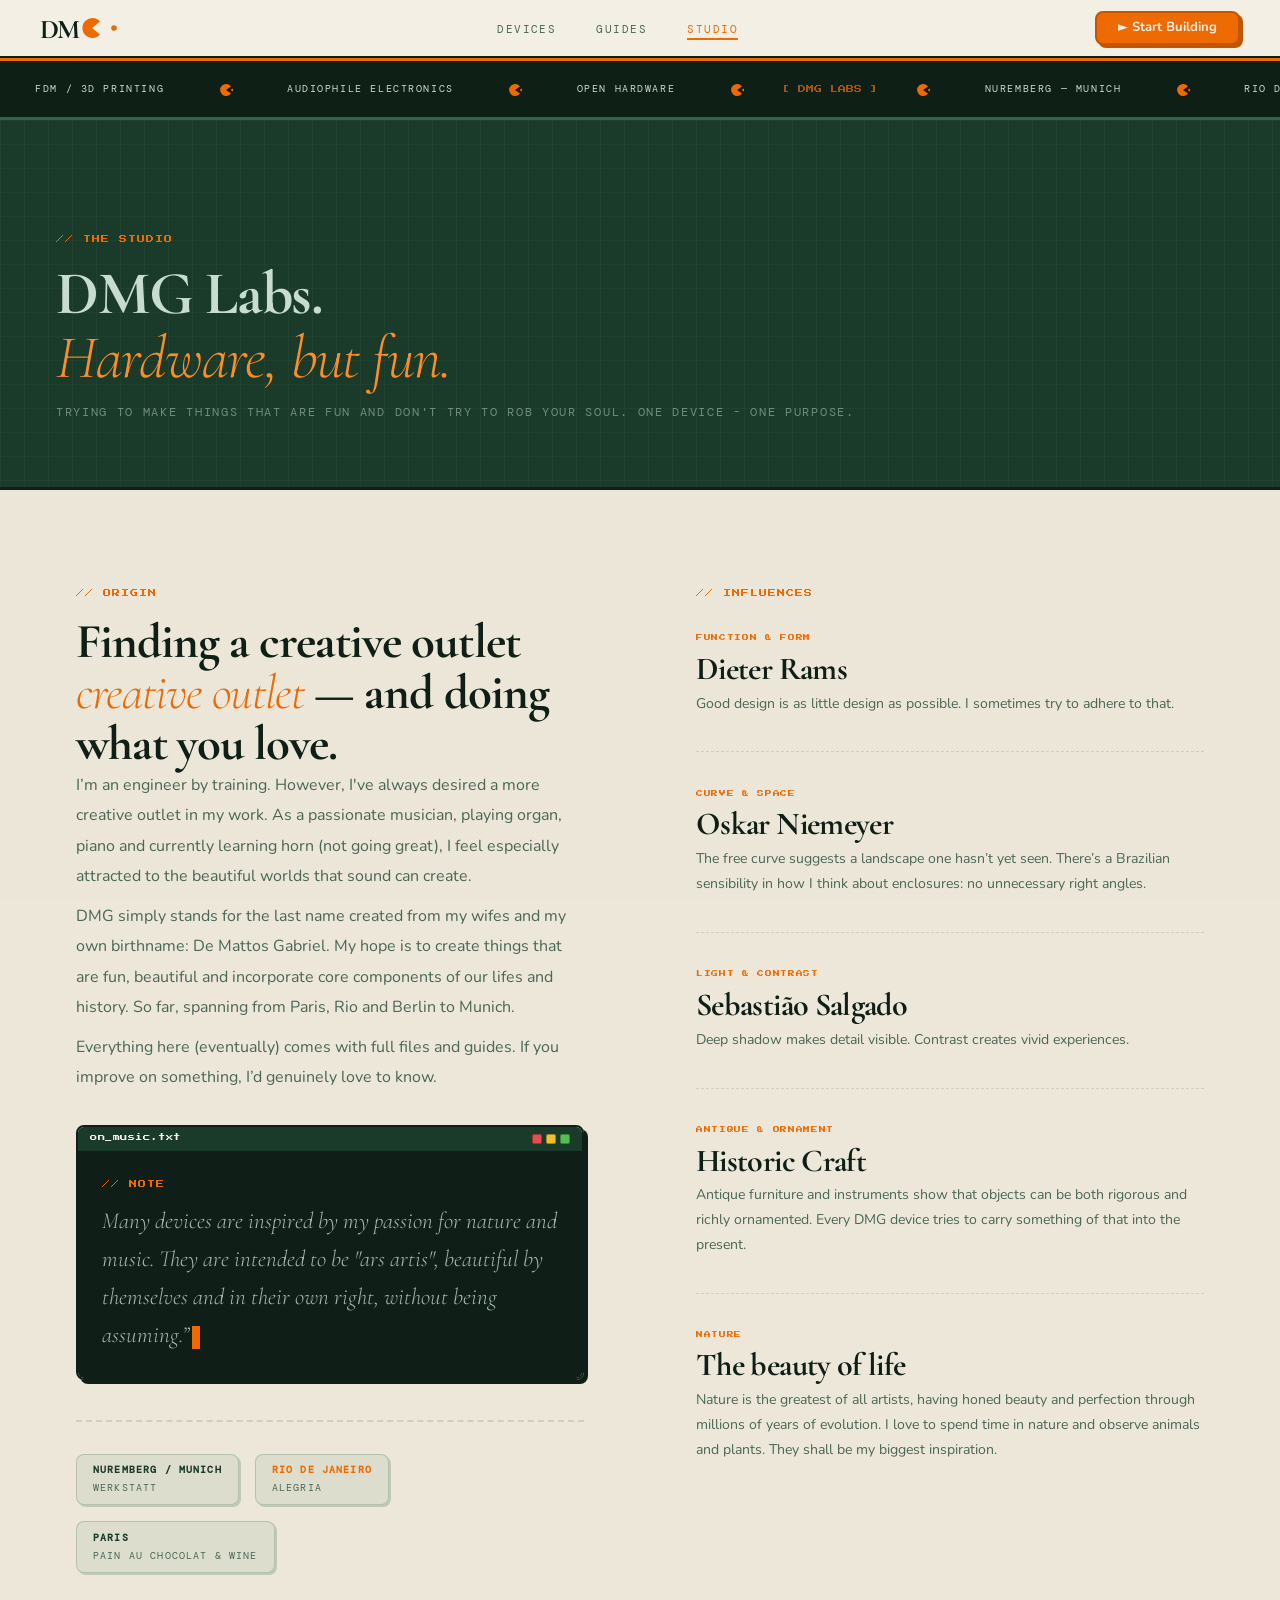
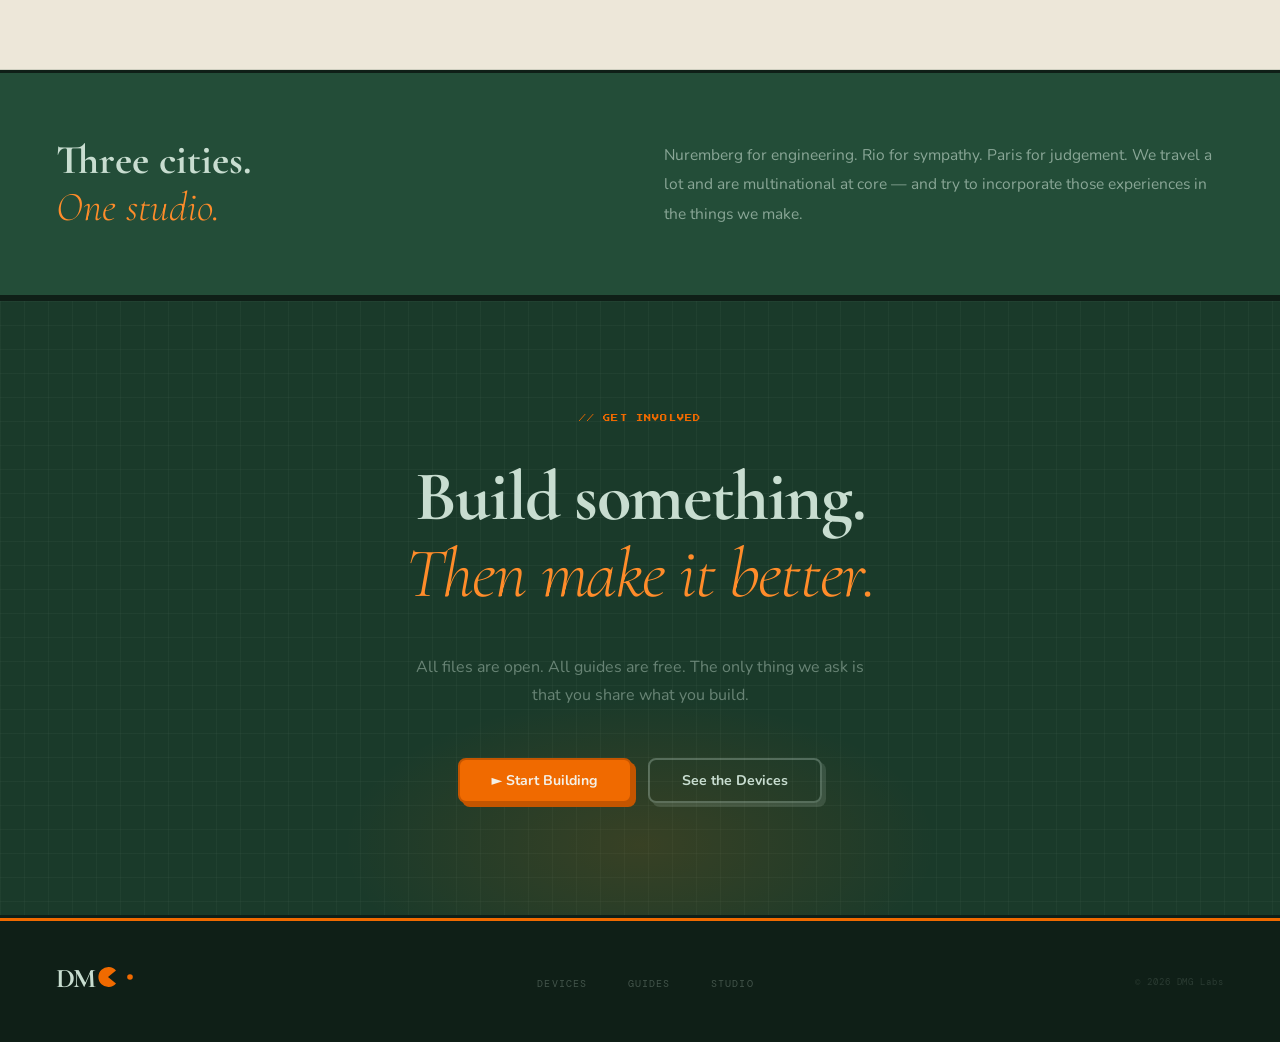
<file: studio.html>
<!DOCTYPE html>
<html lang="en">
<head>
<meta charset="UTF-8"/><meta name="viewport" content="width=device-width,initial-scale=1.0"/>
<title>DMG Labs — Studio</title>
<link rel="stylesheet" href="styles.css"/>
<link rel="icon" type="image/svg+xml" href="favicon.svg"/>
<style>
        /* ── Mobile hamburger menu ── */
  .nav__hamburger {
    display: none;
    flex-direction: column;
    justify-content: center;
    gap: 5px;
    width: 36px;
    height: 36px;
    background: none;
    border: none;
    cursor: pointer;
    padding: 4px;
    margin-left: auto;
    z-index: 200;
  }
  .nav__hamburger span {
    display: block;
    width: 22px;
    height: 2px;
    background: #0f1f17;
    border-radius: 2px;
    transition: transform 0.25s ease, opacity 0.2s ease;
    transform-origin: center;
  }
  .nav__hamburger[aria-expanded="true"] span:nth-child(1) { transform: translateY(7px) rotate(45deg); }
  .nav__hamburger[aria-expanded="true"] span:nth-child(2) { opacity: 0; }
  .nav__hamburger[aria-expanded="true"] span:nth-child(3) { transform: translateY(-7px) rotate(-45deg); }
  .nav__mobile-menu {
    display: none;
    position: fixed;
    top: 64px;
    left: 0;
    right: 0;
    background: #f5f0e8;
    border-top: 1px solid rgba(15,31,23,0.1);
    box-shadow: 0 8px 24px rgba(15,31,23,0.1);
    z-index: 150;
    padding: 0.5rem 0 1rem;
  }
  .nav__mobile-menu.is-open { display: block; }
  .nav__mobile-menu a {
    display: block;
    padding: 0.75rem 1.5rem;
    font-family: inherit;
    font-size: 1rem;
    font-weight: 600;
    color: #0f1f17;
    text-decoration: none;
    letter-spacing: 0.02em;
  }
  .nav__mobile-menu a:hover { background: rgba(15,31,23,0.05); }
  .nav__mobile-menu .btn-nav-cta {
    display: block;
    margin: 0.75rem 1.5rem 0;
    text-align: center;
  }
  @media (max-width: 960px) { .nav__hamburger { display: flex; } }
</style>
</head>
<body>

  <nav class="nav">
    <a href="index.html" class="nav__logo" aria-label="DMG Labs">
      <svg width="100" height="32" viewBox="0 0 100 32" fill="none">
        <text x="0" y="26" font-family="Cormorant Garamond,Georgia,serif" font-size="27" font-weight="700"
          fill="#0f1f17">D</text>
        <text x="17" y="26" font-family="Cormorant Garamond,Georgia,serif" font-size="27" font-weight="700"
          fill="#0f1f17">M</text>
        <path d="M52,16 L60,9.5 A10,10 0 1,0 60,22.5 Z" fill="#f06a00" />
        <circle cx="74" cy="16" r="2.8" fill="#f06a00" />
      </svg>
    </a>
    <ul class="nav__links">
      <li><a href="devices.html" class="nav__link">Devices</a></li>
      <li><a href="guides.html" class="nav__link">Guides</a></li>
      <li><a href="studio.html" class="nav__link">Studio</a></li>
    </ul>
    <a href="guides.html" class="btn btn-nav-cta">&#9658; Start Building</a>

    <button class="nav__hamburger" aria-label="Open navigation menu" aria-expanded="false" aria-controls="nav-mobile-menu">
      <span></span><span></span><span></span>
    </button>
    <div class="nav__mobile-menu" id="nav-mobile-menu" role="navigation" aria-label="Mobile navigation">
      <a href="devices.html">Devices</a>
      <a href="guides.html">Guides</a>
      <a href="studio.html">Studio</a>
      <a href="guides.html" class="btn-nav-cta">&#9658; Start Building</a>
    </div>
  </nav>

<div class="ticker-wrap"><div class="ticker-track"><span class="ticker-item">FDM / 3D Printing</span><span class="ticker-pac"><svg width="14" height="14" viewBox="0 0 14 10"><path d="M7,5 L12,1.5 A6,6 0 1,0 12,8.5 Z" fill="#f06a00"/><circle cx="13.5" cy="5" r="1.3" fill="#f06a00"/></svg></span><span class="ticker-item">Audiophile Electronics</span><span class="ticker-pac"><svg width="14" height="14" viewBox="0 0 14 10"><path d="M7,5 L12,1.5 A6,6 0 1,0 12,8.5 Z" fill="#f06a00"/><circle cx="13.5" cy="5" r="1.3" fill="#f06a00"/></svg></span><span class="ticker-item">Open Hardware</span><span class="ticker-pac"><svg width="14" height="14" viewBox="0 0 14 10"><path d="M7,5 L12,1.5 A6,6 0 1,0 12,8.5 Z" fill="#f06a00"/><circle cx="13.5" cy="5" r="1.3" fill="#f06a00"/></svg></span><span class="ticker-pixel">[ DMG LABS ]</span><span class="ticker-pac"><svg width="14" height="14" viewBox="0 0 14 10"><path d="M7,5 L12,1.5 A6,6 0 1,0 12,8.5 Z" fill="#f06a00"/><circle cx="13.5" cy="5" r="1.3" fill="#f06a00"/></svg></span><span class="ticker-item">Nuremberg — Munich</span><span class="ticker-pac"><svg width="14" height="14" viewBox="0 0 14 10"><path d="M7,5 L12,1.5 A6,6 0 1,0 12,8.5 Z" fill="#f06a00"/><circle cx="13.5" cy="5" r="1.3" fill="#f06a00"/></svg></span><span class="ticker-item">Rio de Janeiro</span><span class="ticker-pac"><svg width="14" height="14" viewBox="0 0 14 10"><path d="M7,5 L12,1.5 A6,6 0 1,0 12,8.5 Z" fill="#f06a00"/><circle cx="13.5" cy="5" r="1.3" fill="#f06a00"/></svg></span><span class="ticker-item">Paris</span><span class="ticker-pac"><svg width="14" height="14" viewBox="0 0 14 10"><path d="M7,5 L12,1.5 A6,6 0 1,0 12,8.5 Z" fill="#f06a00"/><circle cx="13.5" cy="5" r="1.3" fill="#f06a00"/></svg></span><span class="ticker-pixel">[ DMG LABS ]</span><span class="ticker-pac"><svg width="14" height="14" viewBox="0 0 14 10"><path d="M7,5 L12,1.5 A6,6 0 1,0 12,8.5 Z" fill="#f06a00"/><circle cx="13.5" cy="5" r="1.3" fill="#f06a00"/></svg></span><span class="ticker-item">Community Builds</span><span class="ticker-pac"><svg width="14" height="14" viewBox="0 0 14 10"><path d="M7,5 L12,1.5 A6,6 0 1,0 12,8.5 Z" fill="#f06a00"/><circle cx="13.5" cy="5" r="1.3" fill="#f06a00"/></svg></span><span class="ticker-item">Retro-Futurist Design</span><span class="ticker-pac"><svg width="14" height="14" viewBox="0 0 14 10"><path d="M7,5 L12,1.5 A6,6 0 1,0 12,8.5 Z" fill="#f06a00"/><circle cx="13.5" cy="5" r="1.3" fill="#f06a00"/></svg></span><span class="ticker-item">FDM / 3D Printing</span><span class="ticker-pac"><svg width="14" height="14" viewBox="0 0 14 10"><path d="M7,5 L12,1.5 A6,6 0 1,0 12,8.5 Z" fill="#f06a00"/><circle cx="13.5" cy="5" r="1.3" fill="#f06a00"/></svg></span><span class="ticker-item">Audiophile Electronics</span><span class="ticker-pac"><svg width="14" height="14" viewBox="0 0 14 10"><path d="M7,5 L12,1.5 A6,6 0 1,0 12,8.5 Z" fill="#f06a00"/><circle cx="13.5" cy="5" r="1.3" fill="#f06a00"/></svg></span><span class="ticker-item">Open Hardware</span><span class="ticker-pac"><svg width="14" height="14" viewBox="0 0 14 10"><path d="M7,5 L12,1.5 A6,6 0 1,0 12,8.5 Z" fill="#f06a00"/><circle cx="13.5" cy="5" r="1.3" fill="#f06a00"/></svg></span><span class="ticker-pixel">[ DMG LABS ]</span><span class="ticker-pac"><svg width="14" height="14" viewBox="0 0 14 10"><path d="M7,5 L12,1.5 A6,6 0 1,0 12,8.5 Z" fill="#f06a00"/><circle cx="13.5" cy="5" r="1.3" fill="#f06a00"/></svg></span><span class="ticker-item">Nuremberg — Munich</span><span class="ticker-pac"><svg width="14" height="14" viewBox="0 0 14 10"><path d="M7,5 L12,1.5 A6,6 0 1,0 12,8.5 Z" fill="#f06a00"/><circle cx="13.5" cy="5" r="1.3" fill="#f06a00"/></svg></span><span class="ticker-item">Rio de Janeiro</span><span class="ticker-pac"><svg width="14" height="14" viewBox="0 0 14 10"><path d="M7,5 L12,1.5 A6,6 0 1,0 12,8.5 Z" fill="#f06a00"/><circle cx="13.5" cy="5" r="1.3" fill="#f06a00"/></svg></span><span class="ticker-item">Paris</span><span class="ticker-pac"><svg width="14" height="14" viewBox="0 0 14 10"><path d="M7,5 L12,1.5 A6,6 0 1,0 12,8.5 Z" fill="#f06a00"/><circle cx="13.5" cy="5" r="1.3" fill="#f06a00"/></svg></span><span class="ticker-pixel">[ DMG LABS ]</span><span class="ticker-pac"><svg width="14" height="14" viewBox="0 0 14 10"><path d="M7,5 L12,1.5 A6,6 0 1,0 12,8.5 Z" fill="#f06a00"/><circle cx="13.5" cy="5" r="1.3" fill="#f06a00"/></svg></span><span class="ticker-item">Community Builds</span><span class="ticker-pac"><svg width="14" height="14" viewBox="0 0 14 10"><path d="M7,5 L12,1.5 A6,6 0 1,0 12,8.5 Z" fill="#f06a00"/><circle cx="13.5" cy="5" r="1.3" fill="#f06a00"/></svg></span><span class="ticker-item">Retro-Futurist Design</span><span class="ticker-pac"><svg width="14" height="14" viewBox="0 0 14 10"><path d="M7,5 L12,1.5 A6,6 0 1,0 12,8.5 Z" fill="#f06a00"/><circle cx="13.5" cy="5" r="1.3" fill="#f06a00"/></svg></span></div></div>

<section class="page-hero">
  <div class="page-hero__inner">
    <div class="section-label">// THE STUDIO</div>
    <h1>DMG Labs.<br><em>Hardware, but fun.</em></h1>
    <p class="page-hero__sub">Trying to make things that are fun and don't try to rob your soul. One device - one purpose.</p>
  </div>
</section>

<section style="background:var(--color-parchment);border-bottom:1px solid var(--color-border)">
  <div class="section-inner">
    <div class="studio-about-grid">

      <div class="reveal">
        <div class="section-label">// ORIGIN</div>
        <h2>Finding a creative outlet <em>creative outlet</em> — and doing what you love.</h2>
        <p class="description-paragraph">I&#8217;m an engineer by training. However, I've always desired a more creative outlet in my work. As a passionate musician, playing organ, piano and currently learning horn (not going great), I feel especially attracted to the beautiful worlds that sound can create.</p>
        <p class="description-paragraph">DMG simply stands for the last name created from my wifes and my own birthname: De Mattos Gabriel. My hope is to create things that are fun, beautiful and incorporate core components of our lifes and history. So far, spanning from Paris, Rio and Berlin to Munich.</p>
        <p class="description-paragraph" style="margin-bottom:2rem">Everything here (eventually) comes with full files and guides. If you improve on something, I&#8217;d genuinely love to know.</p>

        <div class="retro-window retro-window--green">
          <div class="retro-window__titlebar">
            <span class="retro-window__title">on_music.txt</span>
            <div class="window-btns"><div class="window-btn window-btn--red"></div><div class="window-btn window-btn--yellow"></div><div class="window-btn window-btn--green"></div></div>
          </div>
          <div class="retro-window__body retro-window__body--dark" style="padding:1.5rem">
            <div class="section-label" style="margin-bottom:0.7rem">// NOTE</div>
            <p class="tagline" style="color:rgba(200,221,208,0.8)">Many devices are inspired by my passion for nature and music. They are intended to be "ars artis", beautiful by themselves and in their own right, without being assuming.&#8221;<span class="cursor-blink"></span></p>
          </div>
        </div>

        <div class="location-chips">
          <div class="location-chip location-chip--green"><strong>Nuremberg / Munich</strong>Werkstatt</div>
          <div class="location-chip location-chip--orange"><strong>Rio de Janeiro</strong>Alegria</div>
          <div class="location-chip location-chip--green"><strong>Paris</strong>Pain au Chocolat & Wine</div>
        </div>
      </div>

      <div class="reveal reveal--d2">
        <div class="section-label" style="margin-bottom:2rem">// INFLUENCES</div>

        <div class="influence-entry">
          <div class="influence-category">Function &amp; Form</div>
          <h3 class="influence-name">Dieter Rams</h3>
          <p class="influence-body">Good design is as little design as possible. I sometimes try to adhere to that.</p>
        </div>

        <div class="influence-entry">
          <div class="influence-category">Curve &amp; Space</div>
          <h3 class="influence-name">Oskar Niemeyer</h3>
          <p class="influence-body">The free curve suggests a landscape one hasn&#8217;t yet seen. There&#8217;s a Brazilian sensibility in how I think about enclosures: no unnecessary right angles.</p>
        </div>

        <div class="influence-entry">
          <div class="influence-category">Light &amp; Contrast</div>
          <h3 class="influence-name">Sebasti&#227;o Salgado</h3>
          <p class="influence-body">Deep shadow makes detail visible. Contrast creates vivid experiences.</p>
        </div>

        <div class="influence-entry">
          <div class="influence-category">Antique &amp; Ornament</div>
          <h3 class="influence-name">Historic Craft</h3>
          <p class="influence-body">Antique furniture and instruments show that objects can be both rigorous and richly ornamented. Every DMG device tries to carry something of that into the present.</p>
        </div>

          <div class="influence-entry">
            <div class="influence-category">Nature</div>
            <h3 class="influence-name">The beauty of life</h3>
          <p class="influence-body">Nature is the greatest of all artists, having honed beauty and perfection through millions of years of evolution. I love to spend time in nature and observe animals and plants. They shall be my biggest inspiration.</p>
        </div>
      </div>

    </div>
  </div>
</section>

<div class="band reveal">
  <p class="band__pull">Three cities.<br><em>One studio.</em></p>
  <p class="band__body">Nuremberg for engineering. Rio for sympathy. Paris for judgement. We travel a lot and are multinational at core &#8212; and try to incorporate those experiences in the things we make.</p>
</div>

<section class="cta-section reveal">
  <div class="cta-section__eyebrow">// GET INVOLVED</div>
  <h2 class="cta-section__title">Build something.<br><em>Then make it better.</em></h2>
  <p class="cta-section__sub">All files are open. All guides are free. The only thing we ask is that you share what you build.</p>
  <div class="cta-section__actions">
    <a href="guides.html" class="btn btn-orange">&#9658; Start Building</a>
    <a href="devices.html" class="btn btn-ghost-light">See the Devices</a>
  </div>
</section>

<footer class="footer">
  <a href="index.html" aria-label="DMG Labs home">
    <svg width="100" height="32" viewBox="0 0 100 32" fill="none">
      <text x="0" y="26" font-family="Cormorant Garamond,Georgia,serif" font-size="27" font-weight="700" fill="#c8ddd0">D</text>
      <text x="17" y="26" font-family="Cormorant Garamond,Georgia,serif" font-size="27" font-weight="700" fill="#c8ddd0">M</text>
      <path d="M52,16 L60,9.5 A10,10 0 1,0 60,22.5 Z" fill="#f06a00"/>
      <circle cx="74" cy="16" r="2.8" fill="#f06a00"/>
    </svg>
  </a>
  <ul class="footer__links">
    <li><a href="devices.html" class="footer__link">Devices</a></li>
    <li><a href="guides.html" class="footer__link">Guides</a></li>
    <li><a href="studio.html" class="footer__link">Studio</a></li>
  </ul>
  <div class="footer__copy">&copy; 2026 DMG Labs</div>
</footer>
<script src="scripts.js"></script>
<script>
  (function () {
    var btn  = document.querySelector('.nav__hamburger');
    var menu = document.getElementById('nav-mobile-menu');
    var nav  = document.querySelector('.nav');
    if (!btn || !menu) return;
    function openMenu() {
      menu.style.top = (nav ? nav.getBoundingClientRect().bottom : 64) + 'px';
      menu.classList.add('is-open');
      btn.setAttribute('aria-expanded', 'true');
      btn.setAttribute('aria-label', 'Close navigation menu');
    }
    function closeMenu() {
      menu.classList.remove('is-open');
      btn.setAttribute('aria-expanded', 'false');
      btn.setAttribute('aria-label', 'Open navigation menu');
    }
    btn.addEventListener('click', function () { menu.classList.contains('is-open') ? closeMenu() : openMenu(); });
    menu.querySelectorAll('a').forEach(function (l) { l.addEventListener('click', closeMenu); });
    document.addEventListener('click', function (e) { if (!btn.contains(e.target) && !menu.contains(e.target)) closeMenu(); });
  })();
</script>
</body>
</html>
</file>
<file: styles.css>
@import url('https://fonts.googleapis.com/css2?family=Cormorant+Garamond:ital,wght@0,300;0,600;0,700;1,300;1,600&family=DM+Mono:wght@300;400&family=Nunito:wght@400;600;700&family=Press+Start+2P&display=swap');

/*
 * ============================================================
 *  DMG LABS — Design System  /  styles.css
 *  Atomic Design: Tokens → Atoms → Molecules → Organisms
 * ============================================================
 *
 *  TABLE OF CONTENTS
 *  -----------------
 *  1.  DESIGN TOKENS  (CSS custom properties)
 *  2.  RESET & BASE
 *  3.  TYPOGRAPHY SCALE  (atoms)
 *  4.  BUTTONS  (atoms)
 *  5.  BADGES & TAGS  (atoms)
 *  6.  FORM ELEMENTS  (atoms)
 *  7.  ICONS & DECORATORS  (atoms)
 *  8.  CARDS — product, guide  (molecules)
 *  9.  RETRO WINDOW CHROME  (molecule)
 * 10.  SPEC TABLE  (molecule)
 * 11.  NAVIGATION  (organism)
 * 12.  TICKER BANNER  (organism)
 * 13.  HERO SECTION  (organism)
 * 14.  SECTION WRAPPERS  (organisms)
 * 15.  GREEN BAND  (organism)
 * 16.  CTA SECTION  (organism)
 * 17.  FOOTER  (organism)
 * 18.  REVEAL ANIMATION
 * 19.  KEYFRAMES
 * 20.  RESPONSIVE OVERRIDES
 * 21.  IMAGE CAROUSEL  (molecule)
 * 22.  LIGHTBOX  (organism)
 * 23.  CONTACT MODAL  (organism)
 * 24.  DEVICES PAGE — page-specific
 * ============================================================
 */


/* ============================================================
   1. DESIGN TOKENS
   ============================================================
   Edit these variables to retheme the entire site at once.
   ============================================================ */

:root {

  /* -- Color palette -- */
  --color-forest:        #1a3a2a;   /* primary dark green */
  --color-forest-mid:    #234d38;   /* green band background */
  --color-forest-lt:     #2e6647;   /* hover states, accents */
  --color-moss:          #4a7c59;   /* muted green */
  --color-sage:          #7aab8a;   /* light green */
  --color-mist:          #c8ddd0;   /* near-white green (text on dark) */
  --color-cream:         #f4f0e6;   /* page background */
  --color-parchment:     #ede7d9;   /* card / section alternate bg */
  --color-ink:           #0f1f17;   /* near-black (text, borders) */
  --color-ink-soft:      #1a2e22;   /* slightly lighter ink */

  /* -- Accent -- */
  --color-orange:        #f06a00;   /* primary accent */
  --color-orange-lt:     #ff8c2a;   /* hover / lighter accent */
  --color-orange-dk:     #c45500;   /* pressed / shadow */
  --color-orange-dim:    rgba(240,106,0,0.13); /* tinted background */

  /* -- Text -- */
  --color-text-main:     #1a2e22;
  --color-text-soft:     #4a6655;
  --color-text-faint:    #8aaa95;

  /* -- Borders -- */
  --color-border:        rgba(26,58,42,0.14);
  --color-border-green:  rgba(74,124,89,0.28);

  /* -- Utility -- */
  --color-white:         #ffffff;
  --color-black:         #000000;

  /* -- Typography -- */
  --font-display:  'Cormorant Garamond', Georgia, serif;
  --font-body:     'Nunito', system-ui, sans-serif;
  --font-mono:     'DM Mono', 'Courier New', monospace;
  --font-pixel:    'Press Start 2P', monospace;

  /* -- Type scale (major third × 1.25) -- */
  --text-xs:    0.64rem;   /*  ~10px */
  --text-sm:    0.8rem;    /*  ~13px */
  --text-base:  1rem;      /*  ~16px */
  --text-md:    1.25rem;   /*  ~20px */
  --text-lg:    1.563rem;  /*  ~25px */
  --text-xl:    1.953rem;  /*  ~31px */
  --text-2xl:   2.441rem;  /*  ~39px */
  --text-3xl:   3.052rem;  /*  ~49px */
  --text-4xl:   3.815rem;  /*  ~61px */

  /* -- Spacing scale (base 4px) -- */
  --space-1:   0.25rem;   /*  4px */
  --space-2:   0.5rem;    /*  8px */
  --space-3:   0.75rem;   /* 12px */
  --space-4:   1rem;      /* 16px */
  --space-5:   1.5rem;    /* 24px */
  --space-6:   2rem;      /* 32px */
  --space-7:   2.5rem;    /* 40px */
  --space-8:   3rem;      /* 48px */
  --space-9:   3.5rem;    /* 56px */
  --space-10:  4rem;      /* 64px */
  --space-12:  5rem;      /* 80px */
  --space-14:  6rem;      /* 96px */
  --space-16:  7rem;      /* 112px */

  /* -- Border radius -- */
  --radius-sm:  4px;
  --radius-md:  8px;
  --radius-lg:  10px;
  --radius-xl:  16px;
  --radius-pill: 999px;

  /* -- Pixel drop shadows (retro style) -- */
  --shadow-pixel-sm:   2px 2px 0;
  --shadow-pixel-md:   3px 3px 0;
  --shadow-pixel-lg:   4px 4px 0;
  --shadow-pixel-xl:   6px 6px 0;

  /* -- Transitions -- */
  --transition-fast:   0.1s;
  --transition-base:   0.2s;
  --transition-slow:   0.4s;

  /* -- Layout -- */
  --max-width:         1240px;
  --nav-height:        58px;
}


/* ============================================================
   2. RESET & BASE
   ============================================================ */

*, *::before, *::after {
  box-sizing: border-box;
  margin: 0;
  padding: 0;
}

html {
  scroll-behavior: smooth;
}

body {
  background:    var(--color-cream);
  color:         var(--color-text-main);
  font-family:   var(--font-body);
  font-weight:   400;
  line-height:   1.75;
  overflow-x:    hidden;
}

/* Dither grain overlay */
body::before {
  content: '';
  position: fixed;
  inset: 0;
  background-image: url("data:image/svg+xml,%3Csvg xmlns='http://www.w3.org/2000/svg' width='4' height='4'%3E%3Crect x='0' y='0' width='1' height='1' fill='%231a3a2a' opacity='0.03'/%3E%3Crect x='2' y='2' width='1' height='1' fill='%231a3a2a' opacity='0.03'/%3E%3C/svg%3E");
  pointer-events: none;
  z-index: 999;
}

img {
  display: block;
  max-width: 100%;
}

a {
  color: inherit;
  text-decoration: none;
}


/* ============================================================
   3. TYPOGRAPHY — ATOMS
   ============================================================ */

h1, h2, h3, h4, h5 {
  font-family:    var(--font-display);
  font-weight:    700;
  line-height:    1.05;
  letter-spacing: -0.02em;
  color:          var(--color-ink);
}

h1 { font-size: clamp(var(--text-3xl), 7vw, var(--text-4xl)); }
h2 { font-size: clamp(var(--text-2xl), 5vw, var(--text-3xl)); }
h3 { font-size: var(--text-xl); }
h4 { font-size: var(--text-lg); }

/* Italic display accent (use <em> inside headings) */
h1 em, h2 em, h3 em {
  color:       var(--color-orange);
  font-style:  italic;
  font-weight: 300;
}

.text-display {
  font-family: var(--font-display);
  font-weight: 700;
}

.text-mono {
  font-family:    var(--font-mono);
  font-weight:    300;
  letter-spacing: 0.06em;
}

.text-pixel {
  font-family: var(--font-pixel);
  font-size:   var(--text-xs);
  line-height: 1.8;
}

.text-soft  { color: var(--color-text-soft); }
.text-faint { color: var(--color-text-faint); }
.text-orange{ color: var(--color-orange); }
.text-mist  { color: var(--color-mist); }

.section-label {
  font-family:    var(--font-pixel);
  font-size:      0.5rem;
  letter-spacing: 0.12em;
  text-transform: uppercase;
  color:          var(--color-orange);
  margin-bottom:  var(--space-4);
}

/* Italic tagline */
.tagline {
  font-family: var(--font-display);
  font-size:   clamp(var(--text-md), 1.8vw, var(--text-lg));
  font-weight: 300;
  font-style:  italic;
  color:       var(--color-text-soft);
  line-height: 1.65;
}


/* ============================================================
   4. BUTTONS — ATOMS
   ============================================================
   Usage:
     <a href="#" class="btn btn-primary">Label</a>
     <a href="#" class="btn btn-ghost">Label</a>
     <a href="#" class="btn btn-orange">Label</a>
     <a href="#" class="btn btn-ghost-light">Label</a>
     Size modifiers: btn-sm, btn-lg
   ============================================================ */

.btn {
  display:         inline-block;
  font-family:     var(--font-body);
  font-size:       0.88rem;
  font-weight:     700;
  line-height:     1;
  text-decoration: none;
  border-radius:   var(--radius-md);
  border:          2px solid transparent;
  padding:         0.85rem 2rem;
  cursor:          pointer;
  transition:      transform var(--transition-fast), box-shadow var(--transition-fast);
  white-space:     nowrap;
}

.btn:active { transform: translate(4px,4px) !important; box-shadow: none !important; }

/* -- Primary (dark green) -- */
.btn-primary {
  color:      var(--color-cream);
  background: var(--color-forest);
  border-color: var(--color-ink);
  box-shadow: var(--shadow-pixel-lg) var(--color-ink);
}
.btn-primary:hover {
  transform:  translate(2px,2px);
  box-shadow: var(--shadow-pixel-sm) var(--color-ink);
}

/* -- Ghost (outlined green) -- */
.btn-ghost {
  color:        var(--color-forest);
  background:   transparent;
  border-color: var(--color-forest);
  box-shadow:   var(--shadow-pixel-lg) var(--color-forest);
}
.btn-ghost:hover {
  transform:  translate(2px,2px);
  box-shadow: var(--shadow-pixel-sm) var(--color-forest);
}

/* -- Orange -- */
.btn-orange {
  color:        var(--color-cream);
  background:   var(--color-orange);
  border-color: var(--color-orange-dk);
  box-shadow:   var(--shadow-pixel-lg) var(--color-orange-dk);
}
.btn-orange:hover {
  transform:  translate(2px,2px);
  box-shadow: var(--shadow-pixel-sm) var(--color-orange-dk);
}

/* -- Ghost light (for dark backgrounds) -- */
.btn-ghost-light {
  color:        var(--color-mist);
  background:   transparent;
  border-color: rgba(200,221,208,0.3);
  box-shadow:   var(--shadow-pixel-lg) rgba(200,221,208,0.15);
}
.btn-ghost-light:hover {
  border-color: var(--color-orange-lt);
  color:        var(--color-orange-lt);
  transform:    translate(2px,2px);
  box-shadow:   var(--shadow-pixel-sm) rgba(200,221,208,0.1);
}

/* -- Size modifiers -- */
.btn-sm { font-size: 0.75rem; padding: 0.5rem 1.2rem; }
.btn-lg { font-size: 1rem;    padding: 1.1rem 2.6rem; }

/* Nav CTA variant */
.btn-nav-cta {
  font-family:  var(--font-body);
  font-size:    0.82rem;
  font-weight:  700;
  color:        var(--color-cream);
  background:   var(--color-orange);
  padding:      0.5rem 1.3rem;
  border-radius: var(--radius-md);
  border:       2px solid var(--color-orange-dk);
  box-shadow:   var(--shadow-pixel-md) var(--color-orange-dk);
  transition:   transform var(--transition-fast), box-shadow var(--transition-fast);
  display:      inline-block;
  text-decoration: none;
}
.btn-nav-cta:hover  { transform: translate(2px,2px); box-shadow: var(--shadow-pixel-sm) var(--color-orange-dk); }
.btn-nav-cta:active { transform: translate(3px,3px); box-shadow: none; }


/* ============================================================
   5. BADGES & TAGS — ATOMS
   ============================================================
   Usage:
     <span class="badge badge-orange">PROTOTYPE</span>
     <span class="badge badge-green">v2.0</span>
     <span class="tag tag-audio">Audiophile</span>
   ============================================================ */

/* Pixel badges (Press Start 2P) */
.badge {
  font-family:    var(--font-pixel);
  font-size:      0.5rem;
  line-height:    1.8;
  padding:        0.35rem 0.75rem;
  border-radius:  var(--radius-sm);
  border:         2px solid transparent;
  display:        inline-block;
  white-space:    nowrap;
}

.badge-orange {
  color:        var(--color-cream);
  background:   var(--color-orange);
  border-color: var(--color-orange-dk);
  box-shadow:   var(--shadow-pixel-sm) var(--color-orange-dk);
}

.badge-green {
  color:        var(--color-cream);
  background:   var(--color-forest);
  border-color: var(--color-ink);
  box-shadow:   var(--shadow-pixel-sm) var(--color-ink);
}

.badge-prototype {
  color:       var(--color-orange);
  background:  var(--color-orange-dim);
  border:      1.5px solid var(--color-orange);
  box-shadow:  var(--shadow-pixel-sm) var(--color-orange);
  font-size:   0.42rem;
  padding:     0.3rem 0.75rem;
}

/* Product/category tags (DM Mono) */
.tag {
  font-family:    var(--font-mono);
  font-size:      0.56rem;
  letter-spacing: 0.14em;
  text-transform: uppercase;
  padding:        0.28rem 0.75rem;
  border-radius:  var(--radius-sm);
  border:         1.5px solid currentColor;
  display:        inline-block;
  box-shadow:     var(--shadow-pixel-sm) currentColor;
}

.tag-dock     { color: var(--color-moss); }
.tag-clock    { color: var(--color-orange); }
.tag-player   { color: var(--color-forest-lt); }
.tag-soundbar { color: var(--color-text-soft); }
.tag-audio    { color: var(--color-orange); }
.tag-elec     { color: var(--color-forest-lt); }
.tag-hybrid   { color: var(--color-text-soft); }
.tag-fdm      { color: var(--color-moss); }


/* ============================================================
   6. FORM ELEMENTS — ATOMS
   ============================================================ */

.input {
  font-family:  var(--font-mono);
  font-size:    var(--text-sm);
  color:        var(--color-text-main);
  background:   var(--color-white);
  border:       2px solid var(--color-ink);
  border-radius: var(--radius-md);
  padding:      0.65rem 1rem;
  width:        100%;
  outline:      none;
  box-shadow:   var(--shadow-pixel-md) var(--color-ink);
  transition:   box-shadow var(--transition-fast);
}
.input:focus {
  border-color: var(--color-orange);
  box-shadow:   var(--shadow-pixel-md) var(--color-orange);
}
.input::placeholder { color: var(--color-text-faint); }

.input-dark {
  background: var(--color-ink-soft);
  color:      var(--color-mist);
  border-color: var(--color-forest);
  box-shadow: var(--shadow-pixel-md) var(--color-forest);
}
.input-dark:focus {
  border-color: var(--color-orange);
  box-shadow:   var(--shadow-pixel-md) var(--color-orange);
}
.input-dark::placeholder { color: var(--color-text-faint); }

.label {
  font-family:    var(--font-pixel);
  font-size:      0.42rem;
  letter-spacing: 0.1em;
  text-transform: uppercase;
  color:          var(--color-orange);
  display:        block;
  margin-bottom:  var(--space-2);
}


/* ============================================================
   7. ICONS & DECORATORS — ATOMS
   ============================================================ */

/* Blinking cursor */
.cursor-blink {
  display:        inline-block;
  width:          8px;
  height:         1em;
  background:     var(--color-orange);
  margin-left:    3px;
  vertical-align: text-bottom;
  animation:      blink 1.1s step-end infinite;
}

/* Scanline overlay (apply to a parent position:relative container) */
.scanlines::after {
  content:  '';
  position: absolute;
  inset:    0;
  background: repeating-linear-gradient(
    0deg,
    transparent, transparent 3px,
    rgba(0,0,0,0.06) 3px, rgba(0,0,0,0.06) 4px
  );
  pointer-events: none;
  z-index:  1;
}

/* Pixel divider */
.divider {
  border:       none;
  border-top:   1px dashed var(--color-border);
  margin:       var(--space-6) 0;
}
.divider-orange { border-top-color: var(--color-orange); border-top-style: solid; }
.divider-green  { border-top-color: var(--color-forest-lt); border-top-style: solid; }

/* Stat item */
.stat-item {
  display:        flex;
  flex-direction: column;
  gap:            var(--space-1);
}
.stat-label {
  font-family:    var(--font-pixel);
  font-size:      0.38rem;
  letter-spacing: 0.1em;
  text-transform: uppercase;
  color:          var(--color-text-faint);
}
.stat-value {
  font-family: var(--font-display);
  font-size:   var(--text-2xl);
  font-weight: 700;
  color:       var(--color-orange);
  line-height: 1;
}


/* ============================================================
   8. CARDS — MOLECULES
   ============================================================ */

/* --- Product card --- */
.product-card {
  background:      var(--color-white);
  border-radius:   var(--radius-lg);
  overflow:        hidden;
  border:          2px solid var(--color-ink);
  box-shadow:      var(--shadow-pixel-lg) var(--color-ink);
  display:         flex;
  flex-direction:  column;
  text-decoration: none;
  color:           inherit;
  transition:      transform var(--transition-fast), box-shadow var(--transition-fast);
}
.product-card:hover {
  transform:  translate(2px, 2px);
  box-shadow: var(--shadow-pixel-sm) var(--color-ink);
}
.product-card:hover .product-card__arrow { color: var(--color-orange); }

.product-card__header {
  background:    var(--color-parchment);
  padding:       0.5rem 1.2rem;
  display:       flex;
  align-items:   center;
  justify-content: space-between;
  border-bottom: 2px solid var(--color-ink);
  flex-shrink:   0;
}
.product-card__filename {
  font-family:    var(--font-pixel);
  font-size:      0.4rem;
  letter-spacing: 0.08em;
  color:          var(--color-text-soft);
}

.product-card__body {
  padding: var(--space-6);
  flex:    1;
  display: flex;
  flex-direction: column;
}

.product-card__visual {
  width:          100%;
  min-height:     180px;
  border-radius:  var(--radius-sm);
  overflow:       hidden;
  margin-bottom:  var(--space-5);
  position:       relative;
  background:     rgba(0,0,0,0.15);
}
.product-card__visual img {
  width:       100%;
  height:      100%;
  object-fit:  cover;
  display:     block;
  transition:  transform var(--transition-slow);
}
.product-card:hover .product-card__visual img { transform: scale(1.04); }

.product-card__model {
  font-family:    var(--font-pixel);
  font-size:      0.42rem;
  letter-spacing: 0.08em;
  color:          var(--color-orange);
  margin-bottom:  var(--space-1);
}
.product-card__name {
  font-size:     var(--text-xl);
  margin-bottom: var(--space-2);
}
.product-card__desc {
  font-size:     0.88rem;
  color:         var(--color-text-soft);
  line-height:   1.75;
  flex:          1;
  margin-bottom: var(--space-5);
}
.product-card__footer {
  display:         flex;
  align-items:     center;
  justify-content: space-between;
  padding-top:     var(--space-4);
  border-top:      1px dashed var(--color-border);
}
.product-card__status {
  font-family:    var(--font-mono);
  font-size:      0.56rem;
  letter-spacing: 0.12em;
  text-transform: uppercase;
  color:          var(--color-text-faint);
}
.product-card__arrow {
  font-size:  1rem;
  color:      var(--color-forest);
  transition: color var(--transition-base);
}

.product-card__visual--model {
  padding: 0;
  overflow: hidden;
}

.product-card__visual--model .model-viewer {
  aspect-ratio: unset;
  width:  100%;
  height: 100%;
}

/* Window buttons (traffic lights) */
.window-btns       { display: flex; gap: 4px; }
.window-btn        { width: 10px; height: 10px; border-radius: 2px; border: 1.5px solid rgba(0,0,0,0.3); }
.window-btn--red   { background: #e05050; }
.window-btn--yellow{ background: #f0c030; }
.window-btn--green { background: #50c050; }

/* --- Guide card --- */
.guide-card {
  background:      var(--color-white);
  border-radius:   var(--radius-lg);
  overflow:        hidden;
  border:          2px solid var(--color-ink);
  box-shadow:      var(--shadow-pixel-lg) var(--color-ink);
  display:         flex;
  flex-direction:  column;
  text-decoration: none;
  color:           inherit;
  transition:      transform var(--transition-fast), box-shadow var(--transition-fast);
}
.guide-card:hover {
  transform:  translate(2px,2px);
  box-shadow: var(--shadow-pixel-sm) var(--color-ink);
}
.guide-card:hover .guide-card__arrow { color: var(--color-orange); }

.guide-card__header {
  background:    var(--color-parchment);
  padding:       0.5rem 1.2rem;
  display:       flex;
  align-items:   center;
  justify-content: space-between;
  border-bottom: 2px solid var(--color-ink);
}
.guide-card__filename {
  font-family:    var(--font-pixel);
  font-size:      0.4rem;
  letter-spacing: 0.08em;
  color:          var(--color-text-soft);
}
.guide-card__body {
  padding: var(--space-6);
  flex:    1;
  display: flex;
  flex-direction: column;
}
.guide-card__number {
  font-family:   var(--font-pixel);
  font-size:     0.9rem;
  color:         var(--color-orange);
  line-height:   1;
  margin-bottom: var(--space-3);
  text-shadow:   var(--shadow-pixel-sm) var(--color-orange-dk);
}
.guide-card__meta {
  display:       flex;
  gap:           var(--space-2);
  align-items:   center;
  margin-bottom: var(--space-2);
  flex-wrap:     wrap;
}
.guide-card__level {
  font-family:    var(--font-pixel);
  font-size:      0.38rem;
  letter-spacing: 0.1em;
  padding:        0.22rem 0.55rem;
  border-radius:  var(--radius-sm);
  border:         1.5px solid var(--color-orange);
  color:          var(--color-orange-dk);
  background:     var(--color-orange-dim);
}
.guide-card__status {
  font-family:    var(--font-pixel);
  font-size:      0.38rem;
  letter-spacing: 0.1em;
  padding:        0.22rem 0.55rem;
  border-radius:  var(--radius-sm);
  border:         1.5px solid var(--color-orange);
  color:          var(--color-orange-dk);
  background:     var(--color-orange-dim);
}

.guide-card__category {
  font-family:    var(--font-mono);
  font-size:      0.58rem;
  letter-spacing: 0.12em;
  text-transform: uppercase;
  color:          var(--color-text-faint);
}
.guide-card__title {
  font-size:     var(--text-lg);
  margin-bottom: var(--space-2);
}
.guide-card__desc {
  font-size:   0.87rem;
  color:       var(--color-text-soft);
  line-height: 1.75;
  flex:        1;
  margin-bottom: var(--space-4);
}
.guide-card__stats {
  display:         flex;
  justify-content: space-between;
  align-items:     center;
  padding-top:     var(--space-4);
  border-top:      1px dashed var(--color-border);
}
.guide-card__stats-group { display: flex; gap: var(--space-4); }
.guide-card__stat {
  font-family:    var(--font-mono);
  font-size:      0.58rem;
  letter-spacing: 0.1em;
  text-transform: uppercase;
  color:          var(--color-text-faint);
}
.guide-card__arrow {
  font-size:  1rem;
  color:      var(--color-moss);
  transition: color var(--transition-base);
}


/* ============================================================
   9. RETRO WINDOW CHROME — MOLECULE
   ============================================================
   Usage:
     <div class="retro-window">
       <div class="retro-window__titlebar">
         <span class="retro-window__title">filename.txt</span>
         <div class="window-btns">
           <div class="window-btn window-btn--red"></div>
           <div class="window-btn window-btn--yellow"></div>
           <div class="window-btn window-btn--green"></div>
         </div>
       </div>
       <div class="retro-window__body">content</div>
     </div>

     Modifier classes on retro-window:
       retro-window--green  (green titlebar)
       retro-window--dark   (dark titlebar + body)
   ============================================================ */

.retro-window {
  border:        2px solid var(--color-ink);
  border-radius: var(--radius-md);
  overflow:      hidden;
  box-shadow:    var(--shadow-pixel-lg) var(--color-ink);
  margin-top: 0.78rem;
}

.retro-window__titlebar {
  background:    var(--color-orange);
  padding:       0.35rem 0.75rem;
  display:       flex;
  align-items:   center;
  justify-content: space-between;
  border-bottom: 2px solid var(--color-orange-dk);
}
.retro-window--green .retro-window__titlebar {
  background:    var(--color-forest);
  border-bottom-color: var(--color-ink);
}

/* Allow the modifier to be applied directly on the titlebar div */
.retro-window__titlebar.retro-window--green {
  background:    var(--color-forest);
  border-bottom: 2px solid var(--color-ink);
}
.retro-window--dark .retro-window__titlebar {
  background:    var(--color-ink);
  border-bottom-color: var(--color-black);
}

.retro-window__title {
  font-family:    var(--font-pixel);
  font-size:      0.45rem;
  letter-spacing: 0.08em;
  color:          var(--color-cream);
}

.retro-window__body {
  padding:    var(--space-5);
  background: var(--color-cream);
}
.retro-window--dark .retro-window__body,
.retro-window__body--dark {
  background: var(--color-ink);
}


/* ============================================================
   10. SPEC TABLE — MOLECULE
   ============================================================
   Usage (inside a retro-window--dark body):
     <table class="spec-table">
       <tr>
         <td class="spec-table__key">Display</td>
         <td class="spec-table__val">2.13" e-ink</td>
       </tr>
     </table>
   ============================================================ */

.spec-table {
  width:           100%;
  border-collapse: collapse;
}
.spec-table tr {
  border-bottom: 1px dashed rgba(26,58,42,0.12);
}
.spec-table tr:last-child {
  border-bottom: none;
}
.spec-table td {
  padding:       0.6rem 0.4rem;
  font-size:     0.87rem;
  vertical-align: top;
  color:         var(--color-mist);
}
.spec-table__key {
  font-family:    var(--font-pixel);
  font-size:      0.42rem;
  letter-spacing: 0.1em;
  text-transform: uppercase;
  color:          var(--color-orange);
  white-space:    nowrap;
  padding-right:  var(--space-4);
  width:          38%;
}
.spec-table__val strong {
  color:       var(--color-orange);
  font-weight: 600;
}


/* ============================================================
   11. NAVIGATION — ORGANISM
   ============================================================ */

.nav {
  position:        fixed;
  top: 0; left: 0; right: 0;
  z-index:         200;
  display:         flex;
  align-items:     center;
  justify-content: space-between;
  padding:         0.9rem 2.5rem;
  background:      var(--color-cream);
  border-bottom:   2px solid var(--color-ink);
  box-shadow:      0 2px 0 0 var(--color-orange);
  height:          var(--nav-height);
}

.nav__logo {
  display:         flex;
  align-items:     center;
  text-decoration: none;
}

.nav__links {
  display:     flex;
  gap:         2.5rem;
  list-style:  none;
}
.nav__link {
  font-family:    var(--font-mono);
  font-size:      0.66rem;
  letter-spacing: 0.14em;
  text-transform: uppercase;
  color:          var(--color-text-soft);
  text-decoration: none;
  transition:     color var(--transition-base);
  position:       relative;
}
.nav__link::after {
  content:          '';
  position:         absolute;
  left: 0; bottom: -4px; right: 0;
  height:           2px;
  background:       var(--color-orange);
  transform:        scaleX(0);
  transform-origin: left;
  transition:       transform var(--transition-base);
}
.nav__link:hover,
.nav__link.active { color: var(--color-orange); }
.nav__link:hover::after,
.nav__link.active::after { transform: scaleX(1); }


/* ============================================================
   12. TICKER BANNER — ORGANISM
   ============================================================ */

.ticker-wrap {
  background: var(--color-ink);
  overflow: hidden;
  padding: 1.2rem 0;
  border-top: 3px solid var(--color-orange);
  border-bottom: 3px solid var(--color-forest-lt);
  margin-top: 58px;
  position: relative;
  z-index: 10
}

.ticker-track {
  display: flex;
  animation: ticker 44s linear infinite;
  white-space: nowrap
}

.ticker-item {
  font-family: 'DM Mono', monospace;
  font-size: 0.62rem;
  letter-spacing: 0.16em;
  text-transform: uppercase;
  color: var(--color-mist);
  padding: 0 2.2rem
}

.ticker-pac{
  display:inline-flex;
  align-items:center;
  padding: 0.1rem 1.2rem 0rem 1.2rem;
  vertical-align:middle;
}

.ticker-pixel {
  font-family: 'Press Start 2P', monospace;
  font-size: 0.5rem;
  color: var(--color-orange);
  padding: 0.1rem 1.2rem 0rem 1.2rem;
  opacity: 0.7
}


/* ============================================================
   13. HERO SECTION — ORGANISM
   ============================================================ */

.hero {
  min-height:  100vh;
  display:     grid;
  grid-template-columns: 1.1fr 0.9fr;
  position:    relative;
  overflow:    hidden;
  background:  var(--color-cream);
}

/* Pixel grid background overlay */
.hero__grid-bg {
  position:    absolute;
  inset:       0;
  pointer-events: none;
  background-image:
    linear-gradient(var(--color-border) 1px, transparent 1px),
    linear-gradient(90deg, var(--color-border) 1px, transparent 1px);
  background-size: 32px 32px;
  -webkit-mask-image: radial-gradient(ellipse 80% 80% at 70% 50%, black 0%, transparent 70%);
  mask-image:         radial-gradient(ellipse 80% 80% at 70% 50%, black 0%, transparent 70%);
}

.hero__blob {
  position:       absolute;
  top: 8%; right: 5%;
  width:  340px; height: 340px;
  border-radius:  60% 40% 55% 45% / 45% 55% 45% 55%;
  background:     radial-gradient(ellipse, rgba(240,106,0,0.1) 0%, transparent 70%);
  pointer-events: none;
}

.hero__left {
  display:        flex;
  flex-direction: column;
  justify-content: center;
  padding:        5rem 4rem 5rem 6.5rem;
  position:       relative;
  z-index:        2;
}

.hero__eyebrow {
  display:      inline-flex;
  align-items:  center;
  gap:          var(--space-2);
  margin-bottom: var(--space-6);
}

.hero__title {
  font-size:     clamp(4rem, 7vw, 8.5rem);
  color:         var(--color-ink);
  margin-bottom: var(--space-4);
}
.hero__title em {
  color:      var(--color-orange);
  font-style: italic;
}

.hero__desc {
  font-size:     0.97rem;
  color:         var(--color-text-soft);
  max-width:     420px;
  line-height:   1.9;
  margin-bottom: var(--space-8);
}

.hero__actions {
  display:     flex;
  gap:         var(--space-4);
  flex-wrap:   wrap;
  align-items: center;
}

.hero__stats {
  display:      flex;
  gap:          var(--space-5);
  flex-wrap:    wrap;
  margin-top:   var(--space-6);
}

.hero__provenance {
  margin-top:   var(--space-8);
  padding-top:  var(--space-6);
  border-top:   2px dashed rgba(26,58,42,0.15);
  font-family:  var(--font-mono);
  font-size:    0.6rem;
  letter-spacing: 0.14em;
  text-transform: uppercase;
  color:        var(--color-text-faint);
  display:      flex;
  gap:          var(--space-6);
  flex-wrap:    wrap;
}
.hero__provenance strong {
  display:      block;
  color:        var(--color-text-soft);
  margin-bottom: 0.1rem;
}

.hero__right {
  position:        relative;
  z-index:         2;
  display:         flex;
  align-items:     center;
  justify-content: center;
  padding:         0rem 3rem 30rem 1rem;
  align-self:      center;
}


/* ============================================================
   14. SECTION WRAPPERS — ORGANISMS
   ============================================================ */

.section-inner {
  max-width: var(--max-width);
  margin:    0 auto;
  padding:   var(--space-14) var(--space-9);
}

.section-header {
  display:         flex;
  align-items:     flex-end;
  justify-content: space-between;
  margin-bottom:   var(--space-9);
  gap:             var(--space-6);
}

/* Page hero (sub-pages) */
.page-hero {
  background: var(--color-forest);
  padding:    7rem var(--space-9) var(--space-10);
  position:   relative;
  overflow:   hidden;
  border-bottom: 3px solid var(--color-ink);
}
.page-hero::before {
  content: '';
  position: absolute; inset: 0;
  pointer-events: none;
  background-image:
    linear-gradient(rgba(200,221,208,0.04) 1px, transparent 1px),
    linear-gradient(90deg, rgba(200,221,208,0.04) 1px, transparent 1px);
  background-size: 24px 24px;
}
.page-hero__inner {
  max-width: var(--max-width);
  margin:    0 auto;
  position:  relative;
  z-index:   1;
}
.page-hero h1 { color: var(--color-mist); }
.page-hero h1 em { color: var(--color-orange-lt); }
.page-hero__sub {
  font-family:    var(--font-mono);
  font-size:      0.75rem;
  color:          rgba(200,221,208,0.5);
  letter-spacing: 0.14em;
  text-transform: uppercase;
  margin-top:     var(--space-3);
}

/* Product grid */
.product-grid {
  display:               grid;
  grid-template-columns: repeat(2, 1fr);
  gap:                   var(--space-5);
}
.product-grid--3col {
  grid-template-columns: repeat(3, 1fr);
}

/* Guide grid */
.guide-grid {
  display:               grid;
  grid-template-columns: repeat(2, 1fr);
  gap:                   var(--space-5);
}

/* Device detail layout */
.device-detail {
  display:  grid;
  grid-template-columns: 1fr 1fr;
  gap:      4rem;
  align-items: start;
}


/* ============================================================
   15. GREEN BAND — ORGANISM
   ============================================================ */

.band {
  background:    var(--color-forest-mid);
  padding:       var(--space-10) var(--space-9);
  display:       grid;
  grid-template-columns: 1fr 1fr;
  gap:           var(--space-8);
  align-items:   center;
  border-top:    3px solid var(--color-ink);
  border-bottom: 3px solid var(--color-ink);
}
.band__pull {
  font-family: var(--font-display);
  font-size:   clamp(1.9rem, 3.2vw, 3.1rem);
  font-weight: 700;
  color:       var(--color-mist);
  line-height: 1.15;
}
.band__pull em {
  color:      var(--color-orange-lt);
  font-style: italic;
  font-weight: 300;
}
.band__body {
  font-size:   0.97rem;
  color:       rgba(200,221,208,0.62);
  line-height: 1.9;
}


/* ============================================================
   16. CTA SECTION — ORGANISM
   ============================================================ */

.cta-section {
  background:    var(--color-forest);
  padding:       7rem var(--space-9);
  text-align:    center;
  position:      relative;
  overflow:      hidden;
  border-top:    3px solid var(--color-ink);
  border-bottom: 3px solid var(--color-ink);
}
.cta-section::before {
  content: '';
  position: absolute; inset: 0; pointer-events: none;
  background-image:
    linear-gradient(rgba(200,221,208,0.04) 1px, transparent 1px),
    linear-gradient(90deg, rgba(200,221,208,0.04) 1px, transparent 1px);
  background-size: 24px 24px;
}
.cta-section::after {
  content: '';
  position: absolute; bottom: -80px; left: 50%; transform: translateX(-50%);
  width: 600px; height: 300px; border-radius: 50%;
  background: radial-gradient(ellipse, rgba(240,106,0,0.14) 0%, transparent 70%);
  pointer-events: none;
}
.cta-section__eyebrow {
  font-family:    var(--font-pixel);
  font-size:      0.45rem;
  letter-spacing: 0.16em;
  text-transform: uppercase;
  color:          var(--color-orange);
  margin-bottom:  var(--space-6);
  position:       relative; z-index: 1;
}
.cta-section__title {
  font-family: var(--font-display);
  font-size:   clamp(2.8rem, 5.5vw, 6rem);
  font-weight: 700;
  color:       var(--color-mist);
  line-height: 1.1;
  max-width:   820px;
  margin:      0 auto var(--space-7);
  position:    relative; z-index: 1;
}
.cta-section__title em {
  color:      var(--color-orange-lt);
  font-style: italic;
  font-weight: 300;
}
.cta-section__sub {
  font-size:   var(--text-base);
  color:       rgba(200,221,208,0.45);
  max-width:   480px;
  margin:      0 auto var(--space-8);
  line-height: 1.8;
  position:    relative; z-index: 1;
}
.cta-section__actions {
  display:         flex;
  gap:             var(--space-4);
  justify-content: center;
  flex-wrap:       wrap;
  position:        relative; z-index: 1;
}


/* ============================================================
   17. FOOTER — ORGANISM
   ============================================================ */

.footer {
  background:  var(--color-ink);
  border-top:  3px solid var(--color-orange);
  padding:     2.5rem var(--space-9);
  display:     flex;
  align-items: center;
  justify-content: space-between;
  gap:         var(--space-6);
}
.footer__links {
  display:    flex;
  gap:        2.5rem;
  list-style: none;
}
.footer__link {
  font-family:    var(--font-mono);
  font-size:      0.62rem;
  letter-spacing: 0.12em;
  text-transform: uppercase;
  color:          rgba(200,221,208,0.28);
  text-decoration: none;
  transition:     color var(--transition-base);
}
.footer__link:hover { color: var(--color-orange); }
.footer__copy {
  font-family:    var(--font-mono);
  font-size:      0.58rem;
  letter-spacing: 0.1em;
  color:          rgba(200,221,208,0.15);
}


/* ============================================================
   18. REVEAL ANIMATION
   ============================================================ */

.reveal {
  opacity:    0;
  transform:  translateY(20px);
  transition: opacity 0.7s ease, transform 0.7s ease;
}
.reveal.visible {
  opacity:   1;
  transform: none;
}
.reveal--d1 { transition-delay: 0.1s; }
.reveal--d2 { transition-delay: 0.2s; }
.reveal--d3 { transition-delay: 0.3s; }
.reveal--d4 { transition-delay: 0.4s; }
.reveal--d5 { transition-delay: 0.5s; }
.reveal--d6 { transition-delay: 0.6s; }


/* ============================================================
   19. KEYFRAMES
   ============================================================ */

@keyframes ticker {
  from { transform: translateX(0); }
  to   { transform: translateX(-50%); }
}
@keyframes blink {
  0%, 100% { opacity: 1; }
  50%       { opacity: 0; }
}
@keyframes pulse-bar {
  0%, 100% { width: 65%; }
  50%       { width: 82%; }
}


/* ============================================================
   20. RESPONSIVE OVERRIDES
   ============================================================ */

@media (max-width: 960px) {

  .nav { padding: 0.9rem 1.5rem; }
  .nav__links { display: none; }  /* add a mobile menu if needed */

  .hero { grid-template-columns: 1fr; }
  .hero__right { display: none; }
  .hero__left  { padding: 5rem 2rem 3.5rem; }

  .product-grid,
  .product-grid--3col,
  .guide-grid,
  .device-detail,
  .band { grid-template-columns: 1fr; }

  .section-inner { padding: 4rem 1.5rem; }

  .page-hero { padding: 6rem 1.5rem 3rem; }

  .cta-section { padding: 5rem 1.5rem; }

  .footer {
    flex-direction: column;
    gap:            1.5rem;
    text-align:     center;
  }
  .footer__links { flex-wrap: wrap; justify-content: center; }

  .device-section { padding: 4rem 1.5rem; }

  .contact-modal-body { padding: 1.5rem; }
}


/* ============================================================
   21. IMAGE CAROUSEL — MOLECULE
   ============================================================
   Usage:
     <div class="img-carousel">
       <div class="img-carousel__track">
         <div class="img-carousel__slide"><img ...><div class="img-carousel__scanline"></div></div>
         <div class="img-carousel__slide img-carousel__slide--placeholder">...</div>
       </div>
       <button class="img-carousel__btn img-carousel__btn--prev">◀</button>
       <button class="img-carousel__btn img-carousel__btn--next">▶</button>
       <div class="img-carousel__counter">1 / 3</div>
       <div class="img-carousel__dots">
         <div class="img-carousel__dot active"></div>
       </div>
     </div>
   ============================================================ */

.img-carousel {
  position:    relative;
  overflow:    hidden;
  user-select: none;
  background:  var(--color-ink);
}

.img-carousel__track {
  display:    flex;
  transition: transform 0.38s cubic-bezier(0.4, 0, 0.2, 1);
  will-change: transform;
  height:     280px;
}

.img-carousel__slide {
  flex:     0 0 100%;
  height:   280px;
  position: relative;
  overflow: hidden;
  cursor:   pointer;
}

.img-carousel__slide img {
  width:              100%;
  height:             100%;
  object-fit:         cover;
  display:            block;
  -webkit-user-drag:  none;
  user-select:        none;
  cursor:             zoom-in;
}

.img-carousel__scanline {
  position:   absolute;
  inset:      0;
  background: repeating-linear-gradient(
    0deg,
    transparent, transparent 3px,
    rgba(0, 0, 0, 0.08) 3px, rgba(0, 0, 0, 0.08) 4px
  );
  pointer-events: none;
  z-index:    2;
}

/* Arrow buttons */
.img-carousel__btn {
  position:        absolute;
  top:             50%;
  transform:       translateY(-50%);
  z-index:         10;
  cursor:          pointer;
  background:      rgba(15, 31, 23, 0.72);
  border:          2px solid rgba(240, 106, 0, 0.7);
  color:           var(--color-orange);
  font-family:     var(--font-pixel);
  font-size:       0.55rem;
  padding:         0.5rem 0.65rem;
  line-height:     1;
  border-radius:   var(--radius-sm);
  box-shadow:      2px 2px 0 rgba(196, 85, 0, 0.8);
  transition:      background var(--transition-base), transform var(--transition-fast), box-shadow var(--transition-fast);
  backdrop-filter: blur(4px);
}
.img-carousel__btn:hover {
  background:  rgba(240, 106, 0, 0.25);
  transform:   translateY(-50%) translate(-1px, -1px);
  box-shadow:  3px 3px 0 rgba(196, 85, 0, 0.8);
}
.img-carousel__btn:active {
  transform:  translateY(-50%) translate(2px, 2px);
  box-shadow: none;
}
.img-carousel__btn--prev { left: 10px; }
.img-carousel__btn--next { right: 10px; }
.img-carousel__btn[disabled] {
  opacity:        0.25;
  cursor:         default;
  pointer-events: none;
}

/* Dots */
.img-carousel__dots {
  position:  absolute;
  bottom:    10px;
  left:      50%;
  transform: translateX(-50%);
  display:   flex;
  gap:       6px;
  z-index:   10;
}

.img-carousel__dot {
  width:         8px;
  height:        8px;
  border-radius: var(--radius-sm);
  background:    rgba(200, 221, 208, 0.35);
  border:        1.5px solid rgba(240, 106, 0, 0.4);
  cursor:        pointer;
  transition:    background var(--transition-base), border-color var(--transition-base), transform var(--transition-base);
}
.img-carousel__dot.active {
  background:    var(--color-orange);
  border-color:  var(--color-orange-dk);
  transform:     scale(1.25);
}

/* Counter badge */
.img-carousel__counter {
  position:        absolute;
  top:             10px;
  right:           10px;
  z-index:         10;
  font-family:     var(--font-pixel);
  font-size:       0.38rem;
  color:           rgba(200, 221, 208, 0.7);
  background:      rgba(15, 31, 23, 0.7);
  padding:         0.3rem 0.55rem;
  border-radius:   var(--radius-sm);
  border:          1px solid rgba(240, 106, 0, 0.3);
  backdrop-filter: blur(4px);
  letter-spacing:  0.08em;
}

/* Placeholder slide */
.img-carousel__slide--placeholder {
  background:      rgba(26, 58, 42, 0.25);
  display:         flex;
  flex-direction:  column;
  align-items:     center;
  justify-content: center;
  gap:             0.75rem;
}
.img-carousel__slide--placeholder p {
  font-family:    var(--font-pixel);
  font-size:      0.4rem;
  color:          rgba(200, 221, 208, 0.4);
  letter-spacing: 0.1em;
  text-align:     center;
  line-height:    2;
}


/* ============================================================
   22. LIGHTBOX — ORGANISM
   ============================================================ */

@keyframes lb-pop {
  from { transform: scale(0.9); opacity: 0; }
  to   { transform: scale(1);   opacity: 1; }
}

#lb {
  display:             none;
  position:            fixed;
  inset:               0;
  z-index:             9000;
  background:          rgba(7, 18, 8, 0.93);
  align-items:         center;
  justify-content:     center;
  backdrop-filter:     blur(8px);
  -webkit-backdrop-filter: blur(8px);
  cursor:              pointer;
}
#lb.on { display: flex; }

#lb-img {
  max-width:    90vw;
  max-height:   88vh;
  object-fit:   contain;
  border:       3px solid var(--color-orange);
  border-radius: var(--radius-md);
  box-shadow:   0 0 0 1px var(--color-orange-dk), 8px 8px 0 var(--color-ink);
  cursor:       default;
  animation:    lb-pop 0.2s cubic-bezier(0.2, 0, 0, 1.2) both;
  display:      block;
}

#lb-close {
  position:       fixed;
  top:            1rem;
  right:          1.2rem;
  font-family:    var(--font-pixel);
  font-size:      0.55rem;
  color:          var(--color-orange);
  background:     var(--color-ink);
  border:         2px solid var(--color-orange);
  border-radius:  var(--radius-sm);
  padding:        0.45rem 0.8rem;
  cursor:         pointer;
  box-shadow:     2px 2px 0 var(--color-orange-dk);
  letter-spacing: 0.08em;
  line-height:    1;
  z-index:        9001;
}
#lb-close:hover { background: var(--color-forest); }

#lb-esc {
  position:       fixed;
  bottom:         1.2rem;
  left:           50%;
  transform:      translateX(-50%);
  font-family:    var(--font-pixel);
  font-size:      0.4rem;
  color:          rgba(200, 221, 208, 0.35);
  letter-spacing: 0.1em;
  pointer-events: none;
  z-index:        9001;
}

/* Lightbox navigation arrows */
#lb-prev,
#lb-next {
  position:            fixed;
  top:                 50%;
  transform:           translateY(-50%);
  z-index:             9002;
  cursor:              pointer;
  background:          rgba(15, 31, 23, 0.82);
  border:              2px solid rgba(240, 106, 0, 0.7);
  color:               var(--color-orange);
  font-family:         var(--font-pixel);
  font-size:           0.6rem;
  padding:             0.6rem 0.8rem;
  line-height:         1;
  border-radius:       var(--radius-sm);
  box-shadow:          2px 2px 0 rgba(196, 85, 0, 0.8);
  transition:          background var(--transition-base), box-shadow var(--transition-fast);
  backdrop-filter:     blur(4px);
  -webkit-backdrop-filter: blur(4px);
}
#lb-prev { left: 1.2rem; }
#lb-next { right: 1.2rem; }
#lb-prev:hover,
#lb-next:hover {
  background:  rgba(240, 106, 0, 0.25);
  box-shadow:  3px 3px 0 rgba(196, 85, 0, 0.8);
}
#lb-prev[hidden],
#lb-next[hidden] { display: none; }

#lb-counter {
  position:       fixed;
  bottom:         3.2rem;
  left:           50%;
  transform:      translateX(-50%);
  font-family:    var(--font-pixel);
  font-size:      0.38rem;
  color:          rgba(200, 221, 208, 0.55);
  background:     rgba(15, 31, 23, 0.7);
  padding:        0.3rem 0.6rem;
  border-radius:  var(--radius-sm);
  border:         1px solid rgba(240, 106, 0, 0.3);
  z-index:        9002;
  pointer-events: none;
  letter-spacing: 0.1em;
}


/* ============================================================
   23. CONTACT MODAL — ORGANISM
   ============================================================ */

#contact-modal {
  display:             none;
  position:            fixed;
  inset:               0;
  z-index:             8000;
  background:          rgba(7, 18, 8, 0.88);
  align-items:         center;
  justify-content:     center;
  backdrop-filter:     blur(6px);
  -webkit-backdrop-filter: blur(6px);
  cursor:              pointer;
}
#contact-modal.on { display: flex; }

.contact-modal-box {
  cursor:        default;
  background:    var(--color-cream);
  border:        2px solid var(--color-ink);
  border-radius: var(--radius-lg);
  box-shadow:    var(--shadow-pixel-xl) var(--color-ink);
  width:         min(480px, 92vw);
  overflow:      hidden;
  animation:     lb-pop 0.2s cubic-bezier(0.2, 0, 0, 1.2) both;
}

.contact-modal-titlebar {
  background:    var(--color-orange);
  padding:       0.4rem 0.9rem;
  display:       flex;
  align-items:   center;
  justify-content: space-between;
  border-bottom: 2px solid var(--color-orange-dk);
}

.contact-modal-title {
  font-family:    var(--font-pixel);
  font-size:      0.45rem;
  color:          var(--color-cream);
  letter-spacing: 0.08em;
}

.contact-modal-close {
  font-family: var(--font-pixel);
  font-size:   0.5rem;
  color:       var(--color-cream);
  background:  none;
  border:      none;
  cursor:      pointer;
  line-height: 1;
  padding:     0.1rem 0.3rem;
  opacity:     0.8;
  transition:  opacity var(--transition-base);
}
.contact-modal-close:hover { opacity: 1; }

.contact-modal-body {
  padding: 2rem 2rem 1.75rem;
}

.contact-modal-body label {
  display:        block;
  font-family:    var(--font-pixel);
  font-size:      0.42rem;
  color:          var(--color-orange);
  letter-spacing: 0.08em;
  margin-bottom:  0.45rem;
  margin-top:     1.2rem;
}
.contact-modal-body label:first-child { margin-top: 0; }

.contact-modal-body input,
.contact-modal-body textarea {
  width:          100%;
  font-family:    var(--font-body);
  font-size:      0.9rem;
  color:          var(--color-text-main);
  background:     var(--color-white);
  border:         2px solid var(--color-border-green);
  border-radius:  var(--radius-md);
  padding:        0.6rem 0.85rem;
  box-shadow:     var(--shadow-pixel-sm) var(--color-border);
  transition:     border-color var(--transition-base), box-shadow var(--transition-base);
  resize:         none;
  outline:        none;
}
.contact-modal-body input:focus,
.contact-modal-body textarea:focus {
  border-color: var(--color-orange);
  box-shadow:   var(--shadow-pixel-sm) var(--color-orange-dk);
}
.contact-modal-body textarea { height: 110px; line-height: 1.65; }

.contact-modal-actions {
  display:         flex;
  justify-content: flex-end;
  margin-top:      1.6rem;
  padding-top:     1.2rem;
  border-top:      1px dashed var(--color-border);
}

.contact-send-btn {
  font-family:  var(--font-body);
  font-size:    0.88rem;
  font-weight:  700;
  color:        var(--color-cream);
  background:   var(--color-orange);
  padding:      0.7rem 1.8rem;
  border:       2px solid var(--color-orange-dk);
  border-radius: var(--radius-md);
  box-shadow:   var(--shadow-pixel-md) var(--color-orange-dk);
  cursor:       pointer;
  transition:   transform var(--transition-fast), box-shadow var(--transition-fast);
}
.contact-send-btn:hover {
  transform:  translate(2px, 2px);
  box-shadow: var(--shadow-pixel-sm) var(--color-orange-dk);
}

/* "Contact me" trigger button (inline, below description) */
.contact-me-btn {
  font-family:    var(--font-body);
  font-size:      1rem;
  font-weight:    700;
  color:          var(--color-orange);
  background:     transparent;
  padding:        0.55rem 1.3rem;
  border:         2px solid var(--color-orange);
  border-radius:  var(--radius-md);
  box-shadow:     var(--shadow-pixel-md) var(--color-orange);
  cursor:         pointer;
  transition:     transform var(--transition-fast), box-shadow var(--transition-fast);
  display:        inline-block;
  margin-top:     0.6rem;
  margin-bottom:  1.2rem;
  text-decoration: none;
}
.contact-me-btn:hover {
  transform:  translate(2px, 2px);
  box-shadow: var(--shadow-pixel-sm) var(--color-orange-dk);
}

/* ============================================================
   23.b MODEL VIEWER 3D — ORGANISM
   ============================================================ */
.model-viewer {
  position:   relative;
  width:      100%;
  aspect-ratio: 1 / 1;
  overflow:   hidden;
  border-radius: 6px;
  background: #071208;
}

.model-viewer__canvas {
  display:    block;
  width:      100% !important;
  height:     100% !important;
  cursor:     grab;
}
.model-viewer__canvas:active {
  cursor:     grabbing;
}

.model-viewer__hint {
  position:       absolute;
  bottom:         0.7rem;
  left:           50%;
  transform:      translateX(-50%);
  font-family:    var(--font-mono);
  font-size:      0.45rem;
  letter-spacing: 0.12em;
  color:          rgba(200, 221, 208, 0.35);
  text-transform: uppercase;
  pointer-events: none;
  white-space:    nowrap;
}

.model-viewer__loading {
  position:       absolute;
  inset:          0;
  display:        flex;
  align-items:    center;
  justify-content: center;
  font-family:    var(--font-mono);
  font-size:      0.6rem;
  letter-spacing: 0.18em;
  color:          var(--color-orange);
  background:     rgba(7, 18, 8, 0.85);
  transition:     opacity 0.4s;
}
.model-viewer__loading--hidden {
  opacity:        0;
  pointer-events: none;
}

/* ============================================================
   24. DEVICES PAGE — PAGE-SPECIFIC
   ============================================================ */

/* Hero banner (dark, grid background) */
.devices-hero {
  background:    var(--color-forest);
  padding:       5rem 3.5rem 4rem;
  border-bottom: 3px solid var(--color-ink);
  position:      relative;
  overflow:      hidden;
}
.devices-hero::before {
  content: '';
  position: absolute; inset: 0;
  pointer-events: none;
  background-image:
    linear-gradient(rgba(200, 221, 208, 0.04) 1px, transparent 1px),
    linear-gradient(90deg, rgba(200, 221, 208, 0.04) 1px, transparent 1px);
  background-size: 24px 24px;
}
.devices-hero__inner {
  max-width:  var(--max-width);
  margin:     0 auto;
  position:   relative;
  z-index:    1;
}
.devices-hero__eyebrow {
  font-family:    var(--font-pixel);
  font-size:      0.5rem;
  color:          var(--color-orange);
  margin-bottom:  1rem;
  letter-spacing: 0.12em;
}
.devices-hero__title {
  font-family:    var(--font-display);
  font-size:      clamp(3.5rem, 6vw, 7rem);
  font-weight:    700;
  color:          var(--color-mist);
  line-height:    1.05;
  letter-spacing: -0.02em;
  margin-bottom:  1.2rem;
}
.devices-hero__title em {
  color:       var(--color-orange-lt);
  font-weight: 300;
  font-style:  italic;
}
.devices-hero__sub {
  font-size:   1rem;
  color:       rgba(200, 221, 208, 0.6);
  max-width:   560px;
  line-height: 1.85;
}

/* Individual device sections */
.device-section {
  background:    var(--color-cream);
  border-bottom: 2px solid var(--color-border);
}

/* Two-column device layout (visual left, info right) */
.device-layout {
  display:               grid;
  grid-template-columns: 1fr 1fr;
  gap:                   4rem;
  align-items:           start;
}

/* Left column: tag + model label + heading + carousel + badge row */
.device-col-visual {
  display:        flex;
  flex-direction: column;
}

.device-tag-row {
  margin-bottom: 0.6rem;
}

.device-model-label {
  font-family:    var(--font-pixel);
  font-size:      0.5rem;
  color:          var(--color-orange);
  margin:         1rem 0 0.4rem;
  letter-spacing: 0.08em;
}

.device-heading {
  font-family:    var(--font-display);
  font-size:      clamp(2.5rem, 4vw, 4rem);
  font-weight:    700;
  color:          var(--color-ink);
  margin-bottom:  1.2rem;
  letter-spacing: -0.02em;
}

.device-window-wrap {
  margin-bottom: 2rem;
}

.device-badge-row {
  display:     flex;
  gap:         0.75rem;
  align-items: center;
  flex-wrap:   wrap;
}

/* Right column: description + contact btn + spec window */
.device-col-info {
  display:        flex;
  flex-direction: column;
}

.description-paragraph {
  font-size:     1rem;
  color:         var(--color-text-soft);
  line-height:   1.9;
  margin-bottom: 0.6rem;
}

/* Retro spec table (light background variant used on devices page) */
.spec-table-light {
  width:           100%;
  border-collapse: collapse;
}
.spec-table-light tr {
  border-bottom: 1px dashed var(--color-border);
}
.spec-table-light tr:last-child { border-bottom: none; }
.spec-table-light__key {
  font-family:    var(--font-pixel);
  font-size:      0.42rem;
  color:          var(--color-orange);
  padding:        0.7rem 1rem 0.7rem 0;
  white-space:    nowrap;
  border-bottom:  1px dashed var(--color-border);
  vertical-align: top;
}
.spec-table-light__val {
  font-size:      0.88rem;
  color:          var(--color-text-soft);
  padding:        0.7rem 0;
  border-bottom:  1px dashed var(--color-border);
  line-height:    1.6;
}

/* View guide button variant (smaller, inside badge row) */
.btn-view-guide {
  font-size: 0.78rem;
  padding:   0.6rem 1.4rem;
}

/* ── INLINE GLB MODEL VIEWER ── */
.model-viewer {
  position:   relative;
  width:      100%;
  aspect-ratio: 1 / 1;
  overflow:   hidden;
  border-radius: 6px;
  background: #071208;
}

.model-viewer__canvas {
  display:    block;
  width:      100% !important;
  height:     100% !important;
  cursor:     grab;
}
.model-viewer__canvas:active {
  cursor:     grabbing;
}

.model-viewer__hint {
  position:       absolute;
  bottom:         0.7rem;
  left:           50%;
  transform:      translateX(-50%);
  font-family:    var(--font-mono);
  font-size:      0.45rem;
  letter-spacing: 0.12em;
  color:          rgba(200, 221, 208, 0.35);
  text-transform: uppercase;
  pointer-events: none;
  white-space:    nowrap;
}

.model-viewer__loading {
  position:       absolute;
  inset:          0;
  display:        flex;
  align-items:    center;
  justify-content: center;
  font-family:    var(--font-mono);
  font-size:      0.6rem;
  letter-spacing: 0.18em;
  color:          var(--color-orange);
  background:     rgba(7, 18, 8, 0.85);
  transition:     opacity 0.4s;
}
.model-viewer__loading--hidden {
  opacity:        0;
  pointer-events: none;
}

/* ============================================================
   25. HERO QUICK-LINKS & PROVENANCE  (atoms / molecules)
   ============================================================
   Used in the index.html hero section.
   ============================================================ */

/* Row of three icon-link tiles below the hero CTAs */
.hero__quicklinks {
  display:               grid;
  grid-template-columns: repeat(3, 1fr);
  gap:                   var(--space-3);
  margin-top:            var(--space-6);
}

.hero__quicklink {
  display:         flex;
  align-items:     center;
  gap:             0.7rem;
  padding:         0.9rem 1rem;
  border-radius:   var(--radius-md);
  border:          2px solid var(--color-ink);
  box-shadow:      var(--shadow-pixel-md) var(--color-ink);
  text-decoration: none;
  background:      var(--color-white);
  transition:      transform var(--transition-fast), box-shadow var(--transition-fast);
}
.hero__quicklink:hover {
  transform:  translate(2px, 2px);
  box-shadow: var(--shadow-pixel-sm) var(--color-ink);
}
.hero__quicklink-icon {
  font-size: 1.1rem;
}
.hero__quicklink-label {
  font-family:    var(--font-pixel);
  font-size:      0.38rem;
  color:          var(--color-orange);
  display:        block;
  margin-bottom:  0.2rem;
}
.hero__quicklink-name {
  font-family: var(--font-display);
  font-size:   1.1rem;
  font-weight: 700;
  color:       var(--color-ink);
}

/* Studio page — two-column about grid */
.studio-about-grid {
  display:     grid;
  grid-template-columns: 1fr 1fr;
  gap:         7rem;
  align-items: start;
}

/* Influence entry (Studio page) */
.influence-entry {
  margin-bottom:  2.2rem;
  padding-bottom: 2.2rem;
  border-bottom:  1px dashed var(--color-border);
}
.influence-entry:last-child {
  border-bottom: none;
  margin-bottom: 0;
  padding-bottom: 0;
}
.influence-category {
  font-family:    var(--font-pixel);
  font-size:      0.42rem;
  letter-spacing: 0.1em;
  text-transform: uppercase;
  color:          var(--color-orange);
  margin-bottom:  0.5rem;
}
.influence-name {
  font-family:    var(--font-display);
  font-size:      2rem;
  font-weight:    700;
  color:          var(--color-ink);
  margin-bottom:  0.4rem;
  letter-spacing: -0.02em;
}
.influence-body {
  font-size:   0.88rem;
  color:       var(--color-text-soft);
  line-height: 1.75;
}

/* Location chip row (Studio & hero provenance) */
.location-chips {
  margin-top:  2.5rem;
  padding-top: 2rem;
  border-top:  2px dashed var(--color-border);
  display:     flex;
  gap:         var(--space-4);
  flex-wrap:   wrap;
}
.location-chip {
  font-family:    var(--font-mono);
  font-size:      0.6rem;
  letter-spacing: 0.12em;
  text-transform: uppercase;
  color:          var(--color-text-soft);
  background:     rgba(74,124,89,0.09);
  padding:        0.45rem 1rem;
  border-radius:  var(--radius-md);
  border:         1.5px solid var(--color-border-green);
  box-shadow:     var(--shadow-pixel-sm) var(--color-border-green);
}
.location-chip strong {
  display:       block;
  margin-bottom: 0.1rem;
}
.location-chip--orange strong { color: var(--color-orange); }
.location-chip--green  strong { color: var(--color-forest); }

@media (max-width: 960px) {
  .hero__quicklinks      { grid-template-columns: 1fr; }
  .studio-about-grid     { grid-template-columns: 1fr; gap: 4rem; }
}

/* ============================================================
   26. PAGE HERO — sub-page dark hero (guides, studio)
   ============================================================
   Used on guides.html and studio.html instead of the full
   hero organism. Wraps .page-hero defined in section 14.
   ============================================================ */

/* Alias: some pages use .page-hero directly on a <section>.
   No extra CSS needed — see section 14. */


/* ============================================================
   27. GUIDE ROW — molecule
   ============================================================
   A single guide list item inside a retro-window.
   Usage:
     <div class="retro-window">
       <div class="retro-window__titlebar">…</div>
       <div class="retro-window__body retro-window__body--flush">
         <div class="guide-row">
           <div class="guide-row__number">01</div>
           <div class="guide-row__content">
             <div class="guide-row__meta">
               <span class="guide-card__level">BEGINNER</span>
               <span class="guide-card__category">FDM</span>
             </div>
             <h3 class="guide-row__title">…</h3>
             <p class="guide-row__desc">…</p>
           </div>
           <div class="guide-row__stats">
             <span class="guide-card__stat">8 steps</span>
             <span class="guide-card__stat">~ 3 hrs</span>
             <span class="guide-card__stat">STL + params</span>
             <span class="guide-card__arrow">&#8599;</span>
           </div>
         </div>
       </div>
     </div>
   ============================================================ */

.retro-window__body--flush {
  padding:    0;
  background: var(--color-white);
}

.guide-row {
  display:       grid;
  grid-template-columns: 4.5rem 1fr auto;
  gap:           1.5rem;
  align-items:   center;
  padding:       1.8rem 2rem;
  cursor:        pointer;
  transition:    background var(--transition-base);
}
.guide-row:hover { background: var(--color-parchment); }

.guide-row__number {
  font-family: var(--font-pixel);
  font-size:   1.1rem;
  color:       var(--color-orange);
  line-height: 1;
  text-shadow: var(--shadow-pixel-sm) var(--color-orange-dk);
}

.guide-row__meta {
  display:     flex;
  gap:         var(--space-2);
  align-items: center;
  margin-bottom: 0.35rem;
  flex-wrap:   wrap;
}

.guide-row__title {
  font-family:    var(--font-display);
  font-size:      1.6rem;
  font-weight:    700;
  margin-bottom:  0.25rem;
  color:          var(--color-ink);
  letter-spacing: -0.02em;
  line-height:    1.1;
}

.guide-row__desc {
  font-size:   0.87rem;
  color:       var(--color-text-soft);
  line-height: 1.7;
}

.guide-row__stats {
  display:        flex;
  flex-direction: column;
  align-items:    flex-end;
  gap:            0.45rem;
  flex-shrink:    0;
}

.guide-row__arrow {
  font-size:  1rem;
  color:      var(--color-forest);
  margin-top: 0.2rem;
}

/* Guide list wrapper */
.guide-list {
  display:        flex;
  flex-direction: column;
  gap:            var(--space-4);
}

@media (max-width: 960px) {
  .guide-row {
    grid-template-columns: 3rem 1fr;
    grid-template-rows:    auto auto;
  }
  .guide-row__stats {
    grid-column:    2;
    align-items:    flex-start;
    flex-direction: row;
    flex-wrap:      wrap;
  }
}


/* ============================================================
   28. VIDEO SLIDE — MOLECULE
   ============================================================
   Extends .img-carousel__slide. Add modifier class
   .img-carousel__slide--video to the slide div.

   Usage:
     <div class="img-carousel__slide img-carousel__slide--video">
       <video src="video/demo.mp4" loop playsinline preload="none"
              poster="img/poster.jpg"></video>
       <div class="img-carousel__scanline"></div>
       <div class="carousel-video-play" aria-label="Play video">
         <div class="carousel-video-play__icon">&#9654;</div>
         <span class="carousel-video-play__label">PLAY VIDEO</span>
       </div>
       <button class="carousel-video-mute" aria-label="Toggle mute">
         &#128264; MUTE
       </button>
     </div>
   ============================================================ */

.img-carousel__slide--video {
  background: var(--color-black);
  position:   relative;
  cursor:     default;
}

.img-carousel__slide--video video {
  width:      100%;
  height:     100%;
  object-fit: cover;
  display:    block;
}

/* Full-slide play/pause overlay */
.carousel-video-play {
  position:        absolute;
  inset:           0;
  display:         flex;
  flex-direction:  column;
  align-items:     center;
  justify-content: center;
  gap:             0.6rem;
  background:      rgba(15, 31, 23, 0.62);
  cursor:          pointer;
  z-index:         5;
  transition:      opacity var(--transition-base);
}
.carousel-video-play.hidden {
  opacity:        0;
  pointer-events: none;
}

.carousel-video-play__icon {
  width:           52px;
  height:          52px;
  border-radius:   50%;
  border:          2.5px solid var(--color-orange);
  background:      rgba(240, 106, 0, 0.18);
  display:         flex;
  align-items:     center;
  justify-content: center;
  font-size:       1.2rem;
  color:           var(--color-orange);
  box-shadow:      0 0 0 6px rgba(240, 106, 0, 0.1);
  transition:      background var(--transition-base), box-shadow var(--transition-base);
}
.carousel-video-play:hover .carousel-video-play__icon {
  background: rgba(240, 106, 0, 0.32);
  box-shadow: 0 0 0 10px rgba(240, 106, 0, 0.08);
}

.carousel-video-play__label {
  font-family:    var(--font-pixel);
  font-size:      0.38rem;
  color:          rgba(200, 221, 208, 0.7);
  letter-spacing: 0.12em;
}

/* Mute / unmute toggle — visible only while playing */
.carousel-video-mute {
  position:        absolute;
  bottom:          38px;
  right:           10px;
  z-index:         10;
  background:      rgba(15, 31, 23, 0.72);
  border:          2px solid rgba(240, 106, 0, 0.6);
  color:           var(--color-orange);
  font-family:     var(--font-pixel);
  font-size:       0.45rem;
  padding:         0.35rem 0.55rem;
  border-radius:   var(--radius-sm);
  cursor:          pointer;
  backdrop-filter: blur(4px);
  line-height:     1;
  display:         none;
  letter-spacing:  0.06em;
}
.carousel-video-mute.visible { display: block; }


/* ============================================================
   29. GUIDE PAGE — PAGE-SPECIFIC
   ============================================================
   Layout shells, hero, download banner, TOC, and body grid
   used on guide sub-pages (e.g. guide-dmg40.html).
   ============================================================ */

/* Layout variables */
:root {
  --guide-max:  780px;
  --guide-wide: 1100px;
}

/* ── Guide hero (dark, two-column) ── */
.guide-hero {
  background:    var(--color-ink);
  padding:       5rem 2.5rem 4rem;
  border-bottom: 3px solid var(--color-orange);
}

.guide-hero__inner {
  max-width:             var(--guide-wide);
  margin:                0 auto;
  display:               grid;
  grid-template-columns: 1fr 1fr;
  gap:                   4rem;
  align-items:           center;
}

.guide-hero__breadcrumb {
  font-family:   var(--font-mono);
  font-size:     0.65rem;
  color:         rgba(200, 221, 208, 0.4);
  letter-spacing: 0.1em;
  margin-bottom: var(--space-5);
  display:       flex;
  gap:           var(--space-2);
  align-items:   center;
}
.guide-hero__breadcrumb a {
  color:      inherit;
  text-decoration: none;
  transition: color var(--transition-base);
}
.guide-hero__breadcrumb a:hover { color: var(--color-orange); }

.guide-hero__breadcrumb-sep { opacity: 0.3; }

.guide-hero__eyebrow {
  font-family:    var(--font-pixel);
  font-size:      0.45rem;
  color:          var(--color-orange);
  letter-spacing: 0.14em;
  margin-bottom:  var(--space-4);
}

.guide-hero__title {
  font-family:    var(--font-display);
  font-size:      clamp(2.4rem, 5vw, 4rem);
  font-weight:    700;
  color:          var(--color-mist);
  line-height:    1.05;
  letter-spacing: -0.02em;
  margin-bottom:  var(--space-5);
}
.guide-hero__title em {
  color:       var(--color-orange);
  font-style:  italic;
  font-weight: 300;
}

.guide-hero__desc {
  font-size:     0.97rem;
  color:         rgba(200, 221, 208, 0.62);
  line-height:   1.85;
  max-width:     480px;
  margin-bottom: var(--space-6);
}

/* Skill tags (atom — guide-specific colour variants) */
.guide-skill-row {
  display:       flex;
  flex-wrap:     wrap;
  gap:           var(--space-2);
  margin-bottom: var(--space-6);
}

.skill-tag {
  font-family:    var(--font-mono);
  font-size:      0.55rem;
  letter-spacing: 0.12em;
  text-transform: uppercase;
  padding:        0.3rem 0.75rem;
  border-radius:  var(--radius-sm);
  border:         1.5px solid currentColor;
  display:        inline-block;
}
.skill-tag--elec { color: var(--color-sage); }
.skill-tag--fdm  { color: var(--color-moss); }
.skill-tag--api  { color: var(--color-orange); }
.skill-tag--code { color: rgba(200, 221, 208, 0.55); }

/* Hero stats strip */
.guide-hero__stats {
  display:       flex;
  gap:           var(--space-8);
  flex-wrap:     wrap;
  padding:       1.2rem 0;
  border-top:    1px dashed rgba(200, 221, 208, 0.14);
  border-bottom: 1px dashed rgba(200, 221, 208, 0.14);
  margin-bottom: var(--space-6);
}

.guide-stat-item {
  display:        flex;
  flex-direction: column;
  gap:            var(--space-1);
}

.guide-stat-item__label {
  font-family:    var(--font-pixel);
  font-size:      0.38rem;
  color:          rgba(200, 221, 208, 0.35);
  letter-spacing: 0.1em;
}

.guide-stat-item__value {
  font-family: var(--font-display);
  font-size:   1.6rem;
  font-weight: 700;
  color:       var(--color-orange);
  line-height: 1;
}
.guide-stat-item__value--sm {
  font-size: 1.1rem;
  letter-spacing: 0.02em;
}

/* Visual slot inside hero */
.guide-hero__visual .retro-window {
  border:     2px solid rgba(200, 221, 208, 0.18);
  box-shadow: 6px 6px 0 rgba(240, 106, 0, 0.2);
}

/* ── Download banner ── */
.download-banner {
  background:    var(--color-forest);
  border-top:    3px solid var(--color-ink);
  border-bottom: 3px solid var(--color-ink);
  padding:       1.8rem 2.5rem;
}

.download-banner__inner {
  max-width:       var(--guide-wide);
  margin:          0 auto;
  display:         flex;
  align-items:     center;
  justify-content: space-between;
  gap:             var(--space-6);
  flex-wrap:       wrap;
}

.download-banner__label {
  font-family:    var(--font-pixel);
  font-size:      0.42rem;
  color:          var(--color-orange);
  letter-spacing: 0.12em;
  margin-bottom:  0.4rem;
}

.download-banner__title {
  font-family: var(--font-display);
  font-size:   1.5rem;
  font-weight: 700;
  color:       var(--color-mist);
  line-height: 1.1;
}

.download-banner__files {
  display:    flex;
  gap:        0.6rem;
  flex-wrap:  wrap;
  margin-top: var(--space-3);
}

.download-banner__actions {
  display:     flex;
  gap:         var(--space-3);
  flex-wrap:   wrap;
  align-items: center;
  flex-shrink: 0;
}

.file-chip {
  font-family:    var(--font-mono);
  font-size:      0.6rem;
  color:          rgba(200, 221, 208, 0.55);
  background:     rgba(200, 221, 208, 0.07);
  border:         1px solid rgba(200, 221, 208, 0.14);
  border-radius:  var(--radius-sm);
  padding:        0.25rem 0.6rem;
  letter-spacing: 0.08em;
}

/* ── Guide body layout ── */
.guide-body {
  background: var(--color-cream);
  padding:    5rem 2.5rem;
}

.guide-body__inner {
  max-width:             var(--guide-wide);
  margin:                0 auto;
  display:               grid;
  grid-template-columns: 220px 1fr;
  gap:                   5rem;
  align-items:           start;
}

/* ── Sticky sidebar TOC ── */
.guide-toc {
  position: sticky;
  top:      80px;
}

.guide-toc__heading {
  font-family:    var(--font-pixel);
  font-size:      0.38rem;
  color:          var(--color-orange);
  letter-spacing: 0.12em;
  margin-bottom:  var(--space-4);
  opacity:        0.7;
}

.guide-toc__links {
  list-style:     none;
  display:        flex;
  flex-direction: column;
  gap:            0.1rem;
}

.guide-toc__links a {
  font-family:    var(--font-mono);
  font-size:      0.6rem;
  letter-spacing: 0.06em;
  color:          var(--color-text-soft);
  text-decoration: none;
  padding:        0.3rem 0.5rem;
  border-left:    2px solid transparent;
  display:        block;
  transition:     color var(--transition-base), border-color var(--transition-base);
}
.guide-toc__links a:hover,
.guide-toc__links a.active {
  color:            var(--color-orange);
  border-left-color: var(--color-orange);
}

.guide-toc__divider {
  height:     1px;
  background: var(--color-border);
  margin:     0.75rem 0.5rem;
}

/* ── Guide content area ── */
.guide-content { min-width: 0; }

.guide-section {
  margin-bottom:     4.5rem;
  scroll-margin-top: 100px;
}

.guide-section__eyebrow {
  font-family:    var(--font-pixel);
  font-size:      0.42rem;
  color:          var(--color-orange);
  letter-spacing: 0.14em;
  margin-bottom:  0.6rem;
}

.guide-section__title {
  font-family:    var(--font-display);
  font-size:      clamp(1.6rem, 3vw, 2.2rem);
  font-weight:    700;
  color:          var(--color-ink);
  letter-spacing: -0.02em;
  line-height:    1.1;
  margin-bottom:  var(--space-5);
}

.guide-section__body {
  font-size:   0.97rem;
  color:       var(--color-text-soft);
  line-height: 1.85;
}
.guide-section__body p + p { margin-top: var(--space-4); }
.guide-section__body strong { color: var(--color-ink); }
.guide-section__body a {
  color:                var(--color-orange);
  text-underline-offset: 3px;
}

/* Guide page responsive */
@media (max-width: 900px) {
  .guide-hero__inner  { grid-template-columns: 1fr; gap: 2.5rem; }
  .guide-body__inner  { grid-template-columns: 1fr; }
  .guide-toc          { display: none; }
}
@media (max-width: 600px) {
  .guide-hero         { padding: 3.5rem 1.5rem 3rem; }
  .guide-body         { padding: 3rem 1.5rem; }
  .download-banner    { padding: 1.4rem 1.5rem; }
}


/* ============================================================
   30. BOM TABLE — MOLECULE
   ============================================================
   Bill-of-materials table, used inside a .retro-window body.
   Usage:
     <table class="bom-table">
       <thead><tr><th>Component</th><th>Spec</th><th>Qty</th><th>Link</th></tr></thead>
       <tbody>
         <tr>
           <td>Raspberry Pi Pico W</td>
           <td>Wi-Fi variant required</td>
           <td><span class="bom-qty">× 1</span></td>
           <td><a class="bom-link" href="…">raspberrypi.com ↗</a></td>
         </tr>
       </tbody>
     </table>
   ============================================================ */

.bom-table {
  width:           100%;
  border-collapse: collapse;
  font-size:       0.88rem;
  background:var(--color-cream);
}

.bom-table thead th {
  font-family:    var(--font-pixel);
  font-size:      0.38rem;
  color:          var(--color-orange);
  letter-spacing: 0.1em;
  text-align:     left;
  padding:        0.6rem 0.8rem;
  border-bottom:  2px solid var(--color-border);
  background:     var(--color-parchment);
  white-space:    nowrap;
}

.bom-table tbody tr {
  border-bottom: 1px dashed rgba(26, 58, 42, 0.1);
  transition:    background var(--transition-fast);
}
.bom-table tbody tr:last-child { border-bottom: none; }
.bom-table tbody tr:hover      { background: rgba(240, 106, 0, 0.04); }

.bom-table td {
  padding:        0.7rem 0.8rem;
  color:          var(--color-text-soft);
  vertical-align: top;
}
.bom-table td:first-child {
  font-weight: 600;
  font-size:   0.78rem;
  font-family: var(--font-mono);
}
.bom-table td:nth-child(2) {
  font-family: var(--font-mono);
  font-size:   0.78rem;
}

.bom-qty {
  font-family:    var(--font-pixel);
  font-size:      0.45rem;
  color:          var(--color-orange);
  white-space:    nowrap;
}

.bom-link {
  font-family:    var(--font-mono);
  font-size:      0.65rem;
  color:          var(--color-orange);
  text-decoration: none;
  border-bottom:  1px dashed currentColor;
  transition:     opacity var(--transition-base);
}
.bom-link:hover { opacity: 0.7; }

.bom-optional {
  font-family:    var(--font-pixel);
  font-size:      0.36rem;
  color:          var(--color-text-faint);
  vertical-align: middle;
  margin-left:    var(--space-1);
  letter-spacing: 0.06em;
}


/* ============================================================
   31. BUILD STEPS — MOLECULE
   ============================================================
   Numbered step list used in guide pages.
   Usage:
     <div class="step-list">
       <div class="step" id="step-01">
         <div class="step__num">01</div>
         <div class="step__body">
           <div class="step__title">Print the enclosure</div>
           <div class="step__text"><p>…</p></div>
         </div>
       </div>
     </div>
   ============================================================ */

.step-list {
  display:        flex;
  flex-direction: column;
  gap:            var(--space-6);
  margin-top:     var(--space-5);
}

.step {
  display:               grid;
  grid-template-columns: 48px 1fr;
  gap:                   var(--space-5);
  align-items:           start;
  scroll-margin-top:     100px;
}

.step__num {
  width:           48px;
  height:          48px;
  border-radius:   var(--radius-md);
  border:          2px solid var(--color-ink);
  background:      var(--color-ink);
  box-shadow:      var(--shadow-pixel-md) var(--color-orange);
  display:         flex;
  align-items:     center;
  justify-content: center;
  font-family:     var(--font-pixel);
  font-size:       0.5rem;
  color:           var(--color-orange);
  flex-shrink:     0;
  line-height:     1;
}

.step__title {
  font-family:   var(--font-display);
  font-size:     1.25rem;
  font-weight:   700;
  color:         var(--color-ink);
  margin-bottom: var(--space-2);
  line-height:   1.2;
}

.step__text {
  font-size:   0.92rem;
  color:       var(--color-text-soft);
  line-height: 1.8;
}
.step__text p + p { margin-top: 0.7rem; }

.step__text code {
  font-family:   var(--font-mono);
  font-size:     0.8em;
  background:    rgba(26, 58, 42, 0.08);
  padding:       0.1em 0.4em;
  border-radius: var(--radius-sm);
  color:         var(--color-forest);
}

/* Fallback plain pre inside step text (no syntax highlighter) */
.step__text pre {
  background:    var(--color-ink);
  color:         var(--color-mist);
  padding:       var(--space-4) var(--space-5);
  border-radius: var(--radius-md);
  font-family:   var(--font-mono);
  font-size:     0.7rem;
  line-height:   1.75;
  overflow-x:    auto;
  border-left:   3px solid var(--color-orange);
  margin:        0.75rem 0;
}

@media (max-width: 600px) {
  .step { grid-template-columns: 36px 1fr; gap: var(--space-4); }
  .step__num { width: 36px; height: 36px; font-size: 0.4rem; }
}


/* ============================================================
   32. GUIDE MEDIA — MOLECULE
   ============================================================
   Image placeholders, media grids, and captions for guide
   pages. An .img-placeholder shows a dashed frame when no
   image is present; a real <img> inside fills it completely.

   Usage:
     <div class="guide-media">
       <div class="img-placeholder img-placeholder--tall">
         <img src="img/photo.jpg" alt="…" />
       </div>
       <p class="guide-media__caption">Caption text.</p>
     </div>

     Two-column grid:
     <div class="guide-media-grid">
       <div>…placeholder…<p class="guide-media__caption">…</p></div>
       <div>…placeholder…<p class="guide-media__caption">…</p></div>
     </div>
   ============================================================ */

.guide-media {
  margin: var(--space-7) 0;
}

.guide-media__caption {
  font-family:    var(--font-mono);
  font-size:      0.6rem;
  color:          var(--color-text-faint);
  letter-spacing: 0.08em;
  margin-top:     0.6rem;
  padding-left:   0.25rem;
}

.guide-media-grid {
  display:               grid;
  grid-template-columns: 1fr 1fr;
  gap:                   var(--space-4);
  margin:                var(--space-6) 0;
}
@media (max-width: 600px) {
  .guide-media-grid { grid-template-columns: 1fr; }
}

/* Image placeholder */
.img-placeholder {
  width:           100%;
  aspect-ratio:    16 / 9;
  border:          2px dashed rgba(240, 106, 0, 0.4);
  border-radius:   var(--radius-md);
  overflow:        hidden;
  position:        relative;
  display:         flex;
  flex-direction:  column;
  align-items:     center;
  justify-content: center;
  gap:             0.75rem;
  color:           rgba(240, 106, 0, 0.5);
  font-family:     var(--font-pixel);
  font-size:       0.4rem;
  letter-spacing:  0.1em;
  text-align:      center;
  background:      rgba(26, 58, 42, 0.06);
}

.img-placeholder--tall { aspect-ratio: 4 / 3; }

.img-placeholder svg { opacity: 0.4; }

/* Real image fills the placeholder completely */
.img-placeholder img {
  position:       absolute;
  inset:          0;
  width:          100%;
  height:         100%;
  object-fit:     cover;
  object-position: center top;
}

/* Zoom cursor + lightbox trigger state */
.img-placeholder.lb-trigger { cursor: zoom-in; }


/* ============================================================
   33. GUIDE CALLOUTS — MOLECULE
   ============================================================
   Contextual callout boxes: default orange, tip (green),
   warning (red).

   Usage:
     <div class="guide-callout guide-callout--tip">
       <div class="guide-callout__label">// TIP</div>
       Body text here.
     </div>
   ============================================================ */

.guide-callout {
  border-left:   4px solid var(--color-orange);
  background:    var(--color-orange-dim);
  padding:       var(--space-4) var(--space-5);
  border-radius: 0 var(--radius-md) var(--radius-md) 0;
  margin:        var(--space-5) 0;
  font-size:     0.9rem;
  color:         var(--color-text-soft);
  line-height:   1.75;
}

.guide-callout__label {
  font-family:    var(--font-pixel);
  font-size:      0.38rem;
  color:          var(--color-orange);
  letter-spacing: 0.1em;
  margin-bottom:  0.4rem;
}

.guide-callout--tip {
  border-left-color: var(--color-moss);
  background:        rgba(74, 124, 89, 0.07);
}
.guide-callout--tip .guide-callout__label { color: var(--color-moss); }

.guide-callout--warn {
  border-left-color: #c62828;
  background:        rgba(198, 40, 40, 0.06);
}
.guide-callout--warn .guide-callout__label { color: #c62828; }


/* ============================================================
   34. CODE BLOCK — MOLECULE
   ============================================================
   Syntax-highlighted code block styled as a retro OS window.
   Requires Prism.js (autoloader) loaded via CDN. The Prism
   default theme is fully overridden by the token rules below.

   Usage:
     <div class="code-block">
       <div class="code-block__header">
         <div class="code-block__header-left">
           <div class="code-block__dots">
             <div class="code-block__dot code-block__dot--r"></div>
             <div class="code-block__dot code-block__dot--y"></div>
             <div class="code-block__dot code-block__dot--g"></div>
           </div>
           <span class="code-block__filename">config.json</span>
         </div>
         <div class="code-block__header-right">
           <span class="code-block__lang">JSON</span>
           <button class="code-block__copy">COPY</button>
         </div>
       </div>
       <div class="code-block__body">
         <pre><code class="language-json">{ … }</code></pre>
       </div>
     </div>

   Supported language classes (Prism autoloader fetches them):
     language-python  language-json  language-javascript
     language-bash    language-none  (plain text, no highlight)
   ============================================================ */

.code-block {
  margin:        var(--space-6) 0;
  border-radius: var(--radius-md);
  overflow:      hidden;
  border:        2px solid rgba(26, 58, 42, 0.25);
  box-shadow:    var(--shadow-pixel-lg) var(--color-ink);
}

.code-block__header {
  display:         flex;
  align-items:     center;
  justify-content: space-between;
  background:      var(--color-ink);
  padding:         0.5rem 0.85rem 0.5rem 1rem;
  border-bottom:   2px solid rgba(240, 106, 0, 0.35);
  gap:             var(--space-4);
}

.code-block__header-left {
  display:     flex;
  align-items: center;
  gap:         0.75rem;
}

.code-block__header-right {
  display:     flex;
  align-items: center;
  gap:         0.6rem;
}

.code-block__dots {
  display:    flex;
  gap:        5px;
  flex-shrink: 0;
}

.code-block__dot {
  width:         10px;
  height:        10px;
  border-radius: var(--radius-sm);
  border:        1.5px solid rgba(0, 0, 0, 0.3);
}
.code-block__dot--r { background: #e05050; }
.code-block__dot--y { background: #f0c030; }
.code-block__dot--g { background: #50c050; }

.code-block__filename {
  font-family:    var(--font-pixel);
  font-size:      0.42rem;
  color:          var(--color-mist);
  letter-spacing: 0.08em;
  opacity:        0.75;
}

.code-block__lang {
  font-family:    var(--font-mono);
  font-size:      0.6rem;
  color:          var(--color-orange);
  letter-spacing: 0.1em;
  text-transform: uppercase;
  background:     rgba(240, 106, 0, 0.12);
  border:         1px solid rgba(240, 106, 0, 0.3);
  border-radius:  var(--radius-sm);
  padding:        0.15rem 0.5rem;
}

.code-block__copy {
  font-family:    var(--font-pixel);
  font-size:      0.38rem;
  color:          rgba(200, 221, 208, 0.45);
  background:     none;
  border:         1.5px solid rgba(200, 221, 208, 0.2);
  border-radius:  var(--radius-sm);
  padding:        0.3rem 0.6rem;
  cursor:         pointer;
  letter-spacing: 0.08em;
  transition:     color var(--transition-base), border-color var(--transition-base);
  white-space:    nowrap;
}
.code-block__copy:hover {
  color:        var(--color-orange);
  border-color: rgba(240, 106, 0, 0.4);
}
.code-block__copy--copied {
  color:        #50c050;
  border-color: #50c050;
}

.code-block__body {
  background:  #0d1a12;
  overflow-x:  auto;
}

/* Prism theme override — DMG Labs palette */
.code-block__body pre[class*="language-"] {
  background:  transparent;
  margin:      0;
  padding:     1.1rem 1.25rem;
  font-family: var(--font-mono);
  font-size:   0.72rem;
  line-height: 1.8;
  border:      none;
  border-radius: 0;
  text-shadow: none;
}
.code-block__body code[class*="language-"],
.code-block__body pre[class*="language-"] {
  color: var(--color-mist);
}

/* Token colours */
.token.comment,
.token.prolog,
.token.doctype,
.token.cdata          { color: rgba(200, 221, 208, 0.35); font-style: italic; }
.token.punctuation    { color: rgba(200, 221, 208, 0.5); }
.token.property,
.token.tag,
.token.constant,
.token.symbol,
.token.deleted        { color: var(--color-orange); }
.token.boolean,
.token.number         { color: var(--color-orange-lt); }
.token.selector,
.token.attr-name,
.token.string,
.token.char,
.token.builtin,
.token.inserted       { color: var(--color-sage); }
.token.operator,
.token.entity,
.token.url            { color: var(--color-mist); }
.token.atrule,
.token.attr-value,
.token.keyword        { color: var(--color-orange); font-weight: 600; }
.token.function,
.token.class-name     { color: var(--color-orange-lt); }
.token.regex,
.token.important,
.token.variable       { color: var(--color-mist); }

/* Optional line numbers gutter */
.code-block__body pre.line-numbers { padding-left: 3.5rem; }
.line-numbers .line-numbers-rows   { border-right: 2px solid rgba(240, 106, 0, 0.15); }
.line-numbers-rows > span:before   { color: rgba(200, 221, 208, 0.2); }


/* ============================================================
   35. UTILITY HELPERS — atoms
   ============================================================
   Small, single-purpose helpers used across pages.
   ============================================================ */

/* Image object-position overrides */
.img--top { object-position: center top; }

/* Carousel background colour modifiers */
.img-carousel--pine { background: #1a1a14; }

/* BOM table helpers */
.bom-table--flush { margin: 0; }
.bom-table__qty-cell { text-align: center; }
.bom-table__th--center { text-align: center; }

/* Guide hero actions row */
.guide-hero__actions {
  display:   flex;
  gap:       var(--space-3);
  flex-wrap: wrap;
}

/* Tip-colour link (used inside guide-callout--tip) */
.link--tip {
  color: var(--color-moss);
  text-underline-offset: 3px;
}
</file>
